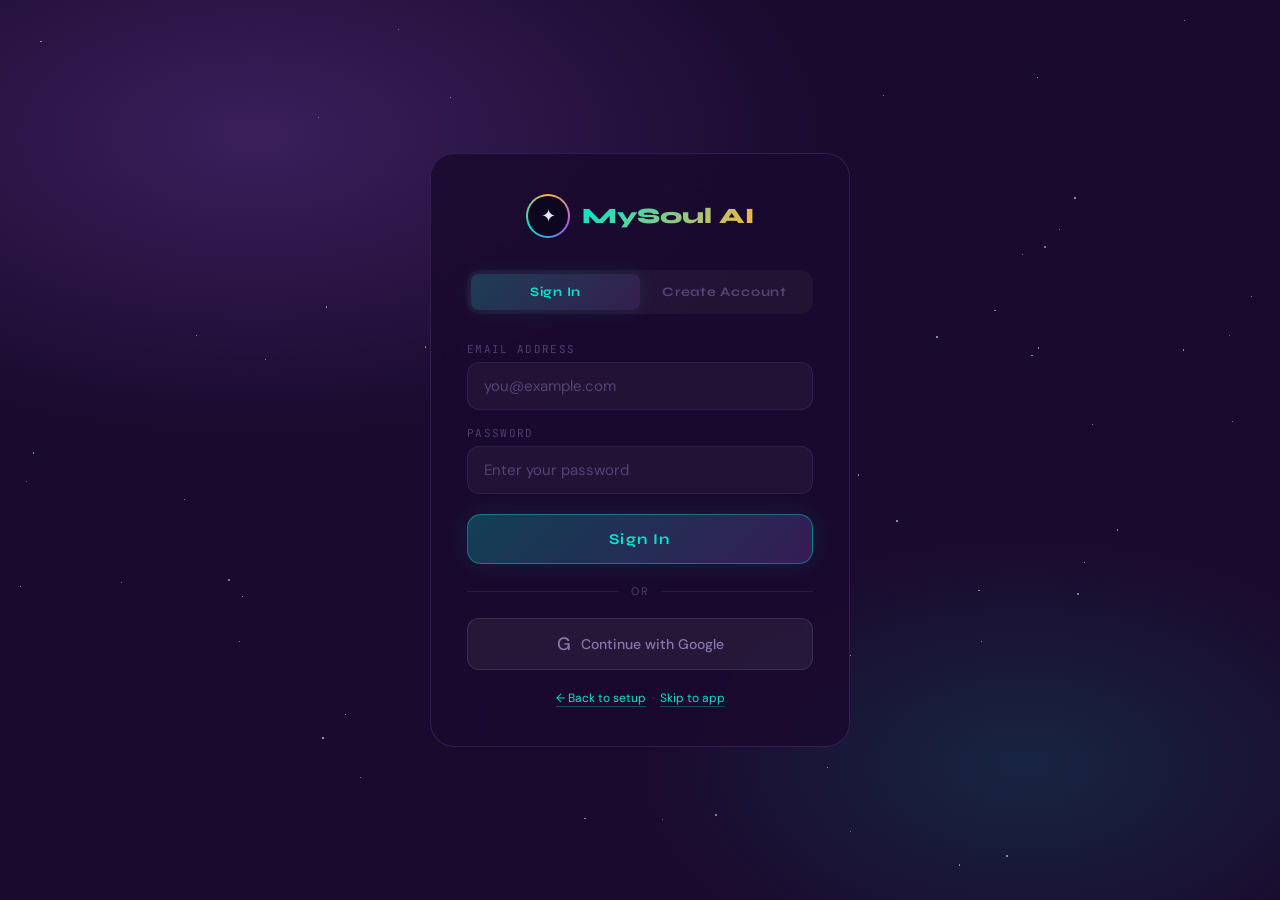
<file: pages/auth.html>
<!DOCTYPE html>
<html lang="en" data-theme="dark">
<head>
<meta charset="UTF-8"/>
<meta name="viewport" content="width=device-width, initial-scale=1.0"/>
<title>MySoul AI — Sign In</title>
<link rel="preconnect" href="https://fonts.googleapis.com"/>
<link rel="preconnect" href="https://fonts.gstatic.com" crossorigin/>
<link href="https://fonts.googleapis.com/css2?family=Syne:wght@400;600;700;800&family=DM+Sans:ital,wght@0,300;0,400;0,500;1,300&family=JetBrains+Mono:wght@300;400&display=swap" rel="stylesheet"/>
<style>
:root {
  --gold: #FFB347; --teal: #00E5CC; --purple: #6B3FA0;
  --bg: #1A0A2E; --bg2: #0d0620;
  --text: #e8e0ff; --text2: rgba(200,185,255,0.6); --text3: rgba(160,140,220,0.4);
  --f-display: 'Syne', sans-serif; --f-body: 'DM Sans', sans-serif; --f-mono: 'JetBrains Mono', monospace;
}
*,*::before,*::after{box-sizing:border-box;margin:0;padding:0}
html,body{width:100%;height:100%;overflow:hidden}
body{font-family:var(--f-body);background:var(--bg2);color:var(--text);-webkit-font-smoothing:antialiased}
button{border:none;background:none;font-family:inherit;cursor:pointer}
input{font-family:inherit}

.bg{position:fixed;inset:0;z-index:0;background:radial-gradient(ellipse 80% 60% at 20% 15%,rgba(107,63,160,0.4) 0%,transparent 55%),radial-gradient(ellipse 60% 50% at 80% 85%,rgba(0,229,204,0.12) 0%,transparent 50%),#1A0A2E;}
.bg-stars{position:fixed;inset:0;z-index:1;pointer-events:none;overflow:hidden}
.star{position:absolute;border-radius:50%;background:rgba(255,255,255,0.6);animation:twinkle linear infinite}
@keyframes twinkle{0%,100%{opacity:.2}50%{opacity:.8}}

.auth-wrap{position:relative;z-index:10;width:100%;height:100%;display:flex;align-items:center;justify-content:center;padding:20px;overflow-y:auto}

.auth-card{
  width:100%;max-width:420px;
  background:rgba(26,10,46,0.85);
  backdrop-filter:blur(32px);
  border:1.5px solid rgba(107,63,160,0.35);
  border-radius:24px;
  padding:40px 36px;
  animation:cardIn .7s cubic-bezier(0.16,1,0.3,1) both;
}
@keyframes cardIn{from{opacity:0;transform:translateY(40px) scale(.96)}to{opacity:1;transform:none}}

.auth-logo{display:flex;align-items:center;justify-content:center;gap:12px;margin-bottom:32px}
.logo-orb{
  width:44px;height:44px;border-radius:50%;
  background:conic-gradient(from 0deg,#FFB347,#A855F7,#00E5CC,#FFB347);
  padding:2px;animation:logoSpin 4s linear infinite;
}
.logo-inner{width:100%;height:100%;border-radius:50%;background:var(--bg2);display:flex;align-items:center;justify-content:center;font-size:18px}
@keyframes logoSpin{to{transform:rotate(360deg)}}
.logo-text{font-family:var(--f-display);font-size:22px;font-weight:800;background:linear-gradient(135deg,var(--teal),var(--gold));-webkit-background-clip:text;-webkit-text-fill-color:transparent;background-clip:text}

/* Tab switcher */
.auth-tabs{display:flex;background:rgba(255,255,255,0.04);border-radius:12px;padding:4px;margin-bottom:28px}
.auth-tab{flex:1;padding:10px;border-radius:8px;font-family:var(--f-display);font-size:13px;font-weight:700;letter-spacing:.06em;color:var(--text3);transition:all .25s}
.auth-tab.active{background:linear-gradient(135deg,rgba(0,229,204,0.2),rgba(107,63,160,0.25));color:var(--teal);box-shadow:0 0 20px rgba(0,229,204,0.1)}

/* Form */
.auth-form{display:flex;flex-direction:column;gap:16px}
.form-group{display:flex;flex-direction:column;gap:6px}
.form-label{font-size:11px;color:var(--text3);letter-spacing:.12em;font-family:var(--f-mono)}
.form-input{
  padding:13px 16px;background:rgba(255,255,255,0.04);
  border:1.5px solid rgba(107,63,160,0.25);border-radius:12px;
  color:var(--text);font-size:15px;outline:none;transition:all .3s;
}
.form-input:focus{border-color:rgba(0,229,204,0.5);background:rgba(0,229,204,0.04);box-shadow:0 0 20px rgba(0,229,204,0.08)}
.form-input::placeholder{color:var(--text3)}

.form-submit{
  padding:15px;border-radius:14px;cursor:pointer;margin-top:4px;
  background:linear-gradient(135deg,rgba(0,229,204,0.25),rgba(107,63,160,0.35));
  border:1.5px solid rgba(0,229,204,0.4);
  color:var(--teal);font-family:var(--f-display);font-size:15px;font-weight:700;letter-spacing:.08em;
  transition:all .3s;box-shadow:0 0 30px rgba(0,229,204,0.1);
}
.form-submit:hover{box-shadow:0 0 50px rgba(0,229,204,0.25);transform:translateY(-1px)}
.form-submit:disabled{opacity:.4;cursor:not-allowed;transform:none}

.or-divider{display:flex;align-items:center;gap:12px;margin:4px 0}
.or-divider::before,.or-divider::after{content:'';flex:1;height:1px;background:rgba(255,255,255,0.07)}
.or-divider span{font-size:11px;color:var(--text3);letter-spacing:.1em}

.google-btn{
  display:flex;align-items:center;justify-content:center;gap:10px;
  padding:13px;border-radius:12px;cursor:pointer;
  background:rgba(255,255,255,0.06);border:1.5px solid rgba(255,255,255,0.1);
  color:var(--text2);font-size:14px;font-weight:500;transition:all .3s;
}
.google-btn:hover{background:rgba(255,255,255,0.1);border-color:rgba(255,255,255,0.2)}
.google-icon{font-size:18px}

.auth-error{
  padding:10px 14px;border-radius:10px;font-size:13px;color:#ff6b6b;
  background:rgba(255,60,60,0.1);border:1px solid rgba(255,60,60,0.2);
  display:none;
}
.auth-error.show{display:block}
.auth-success{
  padding:10px 14px;border-radius:10px;font-size:13px;color:var(--teal);
  background:rgba(0,229,204,0.08);border:1px solid rgba(0,229,204,0.2);
  display:none;
}
.auth-success.show{display:block}

.auth-footer{margin-top:20px;text-align:center;font-size:12px;color:var(--text3)}
.auth-footer a{color:var(--teal);text-decoration:none;border-bottom:1px solid rgba(0,229,204,0.3)}

.loading-spin{display:inline-block;width:16px;height:16px;border:2px solid rgba(0,229,204,0.2);border-top-color:var(--teal);border-radius:50%;animation:spin .7s linear infinite;vertical-align:middle;margin-right:8px}
@keyframes spin{to{transform:rotate(360deg)}}

/* Name display */
.setup-hint{padding:12px 14px;border-radius:10px;background:rgba(0,229,204,0.06);border:1px solid rgba(0,229,204,0.15);font-size:13px;color:var(--text2);display:none}
.setup-hint.show{display:block}
</style>
</head>
<body>

<div class="bg"></div>
<div class="bg-stars" id="bgStars"></div>

<div class="auth-wrap">
  <div class="auth-card">

    <div class="auth-logo">
      <div class="logo-orb"><div class="logo-inner">✦</div></div>
      <div class="logo-text">MySoul AI</div>
    </div>

    <div class="setup-hint" id="setupHint"></div>

    <div class="auth-tabs">
      <button class="auth-tab active" id="tabLogin">Sign In</button>
      <button class="auth-tab" id="tabRegister">Create Account</button>
    </div>

    <div class="auth-error" id="authError"></div>
    <div class="auth-success" id="authSuccess"></div>

    <!-- LOGIN FORM -->
    <div id="loginForm">
      <div class="auth-form">
        <div class="form-group">
          <label class="form-label">EMAIL ADDRESS</label>
          <input class="form-input" id="loginEmail" type="email" placeholder="you@example.com" autocomplete="email"/>
        </div>
        <div class="form-group">
          <label class="form-label">PASSWORD</label>
          <input class="form-input" id="loginPass" type="password" placeholder="Enter your password" autocomplete="current-password"/>
        </div>
        <button class="form-submit" id="loginBtn">Sign In</button>
        <div class="or-divider"><span>OR</span></div>
        <button class="google-btn" id="googleLogin">
          <span class="google-icon">G</span> Continue with Google
        </button>
      </div>
    </div>

    <!-- REGISTER FORM -->
    <div id="registerForm" style="display:none">
      <div class="auth-form">
        <div class="form-group">
          <label class="form-label">FULL NAME</label>
          <input class="form-input" id="regName" type="text" placeholder="Your name" autocomplete="name"/>
        </div>
        <div class="form-group">
          <label class="form-label">EMAIL ADDRESS</label>
          <input class="form-input" id="regEmail" type="email" placeholder="you@example.com" autocomplete="email"/>
        </div>
        <div class="form-group">
          <label class="form-label">PASSWORD</label>
          <input class="form-input" id="regPass" type="password" placeholder="Create a strong password" autocomplete="new-password"/>
        </div>
        <button class="form-submit" id="registerBtn">Create Account</button>
        <div class="or-divider"><span>OR</span></div>
        <button class="google-btn" id="googleRegister">
          <span class="google-icon">G</span> Continue with Google
        </button>
      </div>
    </div>

    <div class="auth-footer">
      <a href="onboarding.html">← Back to setup</a>
      &nbsp;·&nbsp;
      <a href="../index.html">Skip to app</a>
    </div>

  </div>
</div>

<script>
'use strict';

/* Stars */
(function(){
  const c=document.getElementById('bgStars');
  for(let i=0;i<60;i++){const s=document.createElement('div');s.className='star';const z=0.5+Math.random()*1.5;s.style.cssText=`width:${z}px;height:${z}px;left:${Math.random()*100}%;top:${Math.random()*100}%;animation-duration:${2+Math.random()*4}s;animation-delay:${Math.random()*4}s`;c.appendChild(s);}
})();

/* Setup hint from onboarding */
const setup = JSON.parse(localStorage.getItem('ms_setup')||'{}');
let rawUid = localStorage.getItem('ms_uid');
if(!rawUid){ rawUid = Math.random().toString(36).slice(2,10); localStorage.setItem('ms_uid', rawUid); }
const deviceUserId = rawUid.startsWith('user_') ? rawUid : 'user_' + rawUid;
if(setup.user_name){
  const hint = document.getElementById('setupHint');
  hint.innerHTML = `Welcome, <strong>${setup.user_name}</strong>! Sign in or create an account to continue with <strong>${setup.ai_name||'MySoul'}</strong>.`;
  hint.classList.add('show');
}

/* Tabs */
document.getElementById('tabLogin').addEventListener('click', ()=>{
  document.getElementById('tabLogin').classList.add('active');
  document.getElementById('tabRegister').classList.remove('active');
  document.getElementById('loginForm').style.display='block';
  document.getElementById('registerForm').style.display='none';
  clearMessages();
});
document.getElementById('tabRegister').addEventListener('click', ()=>{
  document.getElementById('tabRegister').classList.add('active');
  document.getElementById('tabLogin').classList.remove('active');
  document.getElementById('registerForm').style.display='block';
  document.getElementById('loginForm').style.display='none';
  clearMessages();
});

function showError(msg){ const e=document.getElementById('authError'); e.textContent=msg; e.classList.add('show'); document.getElementById('authSuccess').classList.remove('show'); }
function showSuccess(msg){ const e=document.getElementById('authSuccess'); e.textContent=msg; e.classList.add('show'); document.getElementById('authError').classList.remove('show'); }
function clearMessages(){ document.getElementById('authError').classList.remove('show'); document.getElementById('authSuccess').classList.remove('show'); }

function setLoading(btn, loading){
  if(loading){ btn.innerHTML=`<span class="loading-spin"></span>Please wait…`; btn.disabled=true; }
  else { btn.textContent = btn.id==='loginBtn'?'Sign In':'Create Account'; btn.disabled=false; }
}

/* Store JWT */
function storeToken(token){
  // httpOnly cookies set by server; if returned in body, store in memory only
  if(token) sessionStorage.setItem('ms_jwt', token);
}

/* LOGIN */
document.getElementById('loginBtn').addEventListener('click', async ()=>{
  const email = document.getElementById('loginEmail').value.trim();
  const pass  = document.getElementById('loginPass').value;
  if(!email||!pass){ showError('Please fill in all fields.'); return; }
  const btn = document.getElementById('loginBtn');
  setLoading(btn, true); clearMessages();

  try {
    const r = await fetch('/api/auth/login', {
      method:'POST', headers:{'Content-Type':'application/json'},
      body:JSON.stringify({email, password:pass}),
      signal:AbortSignal.timeout(10000),
    });
    const d = await r.json();
    if(!r.ok) throw new Error(d.detail||d.message||'Login failed');
    storeToken(d.access_token);
    showSuccess('✓ Signed in! Redirecting…');
    setTimeout(()=>window.location.href='../index.html', 800);
  } catch(e){
    // Demo: allow skip to app
    if(e.message.includes('fetch')||e.message.includes('Failed')){
      showError('Backend unavailable — using demo mode.');
      setTimeout(()=>window.location.href='../index.html', 1200);
    } else {
      showError(e.message);
      setLoading(btn, false);
    }
  }
});

/* REGISTER */
document.getElementById('registerBtn').addEventListener('click', async ()=>{
  const name  = document.getElementById('regName').value.trim();
  const email = document.getElementById('regEmail').value.trim();
  const pass  = document.getElementById('regPass').value;
  if(!name||!email||!pass){ showError('Please fill in all fields.'); return; }
  if(pass.length<6){ showError('Password must be at least 6 characters.'); return; }
  const btn = document.getElementById('registerBtn');
  setLoading(btn, true); clearMessages();

  try {
    const r = await fetch('/api/auth/register', {
      method:'POST', headers:{'Content-Type':'application/json'},
      body:JSON.stringify({name, email, password:pass, user_id:deviceUserId, ...setup}),
      signal:AbortSignal.timeout(10000),
    });
    const d = await r.json();
    if(!r.ok) throw new Error(d.detail||d.message||'Registration failed');
    storeToken(d.access_token);
    showSuccess('✓ Account created! Welcome to MySoul AI!');
    setTimeout(()=>window.location.href='../index.html', 900);
  } catch(e){
    if(e.message.includes('fetch')||e.message.includes('Failed')){
      showError('Backend unavailable — using demo mode.');
      setTimeout(()=>window.location.href='../index.html', 1200);
    } else {
      showError(e.message);
      setLoading(btn, false);
    }
  }
});

/* GOOGLE OAUTH */
function googleOAuth(){
  // Redirect to backend Google OAuth endpoint
  const redirectUri = encodeURIComponent(window.location.origin + '/api/auth/google/callback');
  // Try backend redirect; fallback to demo
  try {
    window.location.href = `/api/auth/google?redirect_uri=${redirectUri}`;
  } catch(e) {
    showError('Google sign-in requires backend connection.');
  }
}
document.getElementById('googleLogin').addEventListener('click', googleOAuth);
document.getElementById('googleRegister').addEventListener('click', googleOAuth);

/* Enter key support */
['loginEmail','loginPass'].forEach(id=>{
  document.getElementById(id)?.addEventListener('keydown', e=>{ if(e.key==='Enter') document.getElementById('loginBtn').click(); });
});
['regName','regEmail','regPass'].forEach(id=>{
  document.getElementById(id)?.addEventListener('keydown', e=>{ if(e.key==='Enter') document.getElementById('registerBtn').click(); });
});
</script>
</body>
</html>
</file>
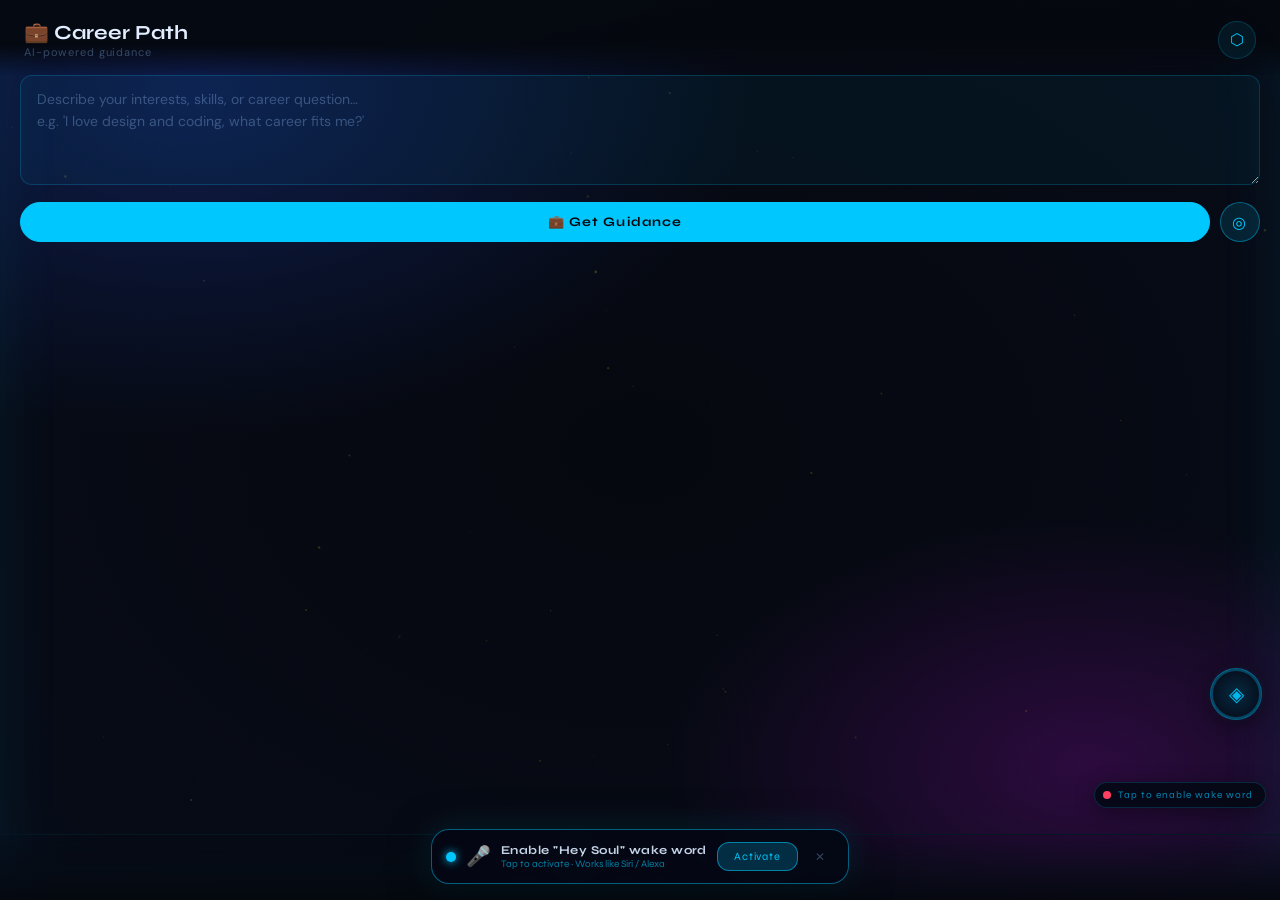
<file: pages/career.html>
<!DOCTYPE html>
<html lang="en">
<head>
<meta charset="UTF-8"/><meta name="viewport" content="width=device-width, initial-scale=1.0"/>
<title>Career Path — MySoul AI</title>
<link href="https://fonts.googleapis.com/css2?family=Syne:wght@400;600;700;800&family=DM+Sans:wght@300;400;500&family=JetBrains+Mono:wght@300;400&display=swap" rel="stylesheet"/>
<link rel="stylesheet" href="../modules/soul-os.css"/>
<style>
.page-input-section{padding:0 20px 20px}
.result-section{padding:0 20px 20px;display:none;animation:os-fade-up .5s ease}
.result-section.show{display:block}
.result-card{padding:20px;border-radius:18px;background:rgba(255,224,64,.06);border:1px solid rgba(255,224,64,.2);margin-bottom:16px}
.result-title{font-family:var(--f-display);font-size:13px;letter-spacing:.1em;color:rgb(255,224,64);margin-bottom:10px}
.result-body{font-size:14px;color:var(--text-1);line-height:1.75}
.steps-list{counter-reset:steps}
.step-item{display:flex;gap:12px;margin-bottom:14px;align-items:flex-start}
.step-num{width:28px;height:28px;border-radius:50%;background:rgba(255,224,64,.15);border:1px solid rgba(255,224,64,.4);color:rgb(255,224,64);font-family:var(--f-display);font-size:12px;font-weight:700;display:flex;align-items:center;justify-content:center;flex-shrink:0}
.step-text{font-size:14px;color:var(--text-1);line-height:1.6;padding-top:4px}
</style>
</head>
<body>
<div class="os-bg"></div>
<canvas class="os-bg-canvas" id="bgCanvas"></canvas>
<div class="os-page">
  <div class="os-page-header">
    <div>
      <div class="os-page-title">💼 Career Path</div>
      <div class="os-page-subtitle">AI-powered guidance</div>
    </div>
    <a href="launcher.html" class="os-back-btn">⬡</a>
  </div>
  <div class="page-input-section">
    <textarea class="os-input os-textarea" id="pageInput" placeholder="Describe your interests, skills, or career question…&#10;e.g. 'I love design and coding, what career fits me?'" style="min-height:110px;line-height:1.6"></textarea>
    <div style="display:flex;gap:10px;margin-top:12px">
      <button class="os-btn os-btn-solid" id="pageSubmit" style="flex:1">💼 Get Guidance</button>
      <button class="os-btn os-btn-icon" id="pageVoice">◎</button>
    </div>
  </div>
  <div class="result-section" id="resultSection">
    <div class="result-card">
      <div class="result-title">◈ Soul Guidance</div>
      <div class="result-body" id="resultBody"></div>
    </div>
  </div>
</div>
<nav class="os-nav" id="osNav"></nav>
<script src="../modules/auto-voice-trigger.js"></script>
<script src="../modules/soul-features.js"></script>
<script src="../modules/page-shell.js"></script>
<script>
buildNav('');buildParticles('bgCanvas','60','255,224,64');
async function submit(){
  const t=document.getElementById('pageInput').value.trim();
  if(!t){showToast('Please enter something','error');return;}
  const section=document.getElementById('resultSection');
  const body=document.getElementById('resultBody');
  section.classList.add('show');
  setLoading(body,true,'Generating guidance…');
  const res=await soulAPI(t,'CAREER_GUIDANCE');
  body.innerHTML=formatResponse(res.response||'I\'m here to help. Please try again in a moment.');
}
document.getElementById('pageSubmit').addEventListener('click',submit);
document.getElementById('pageInput').addEventListener('keydown',e=>{if(e.key==='Enter'&&e.ctrlKey)submit();});
document.getElementById('pageVoice').addEventListener('click',()=>{
  VoiceSystem.show();
  VoiceSystem.onTranscript(t=>{document.getElementById('pageInput').value=t;VoiceSystem.hide();submit();});
});
</script>
</body>
</html>
</file>
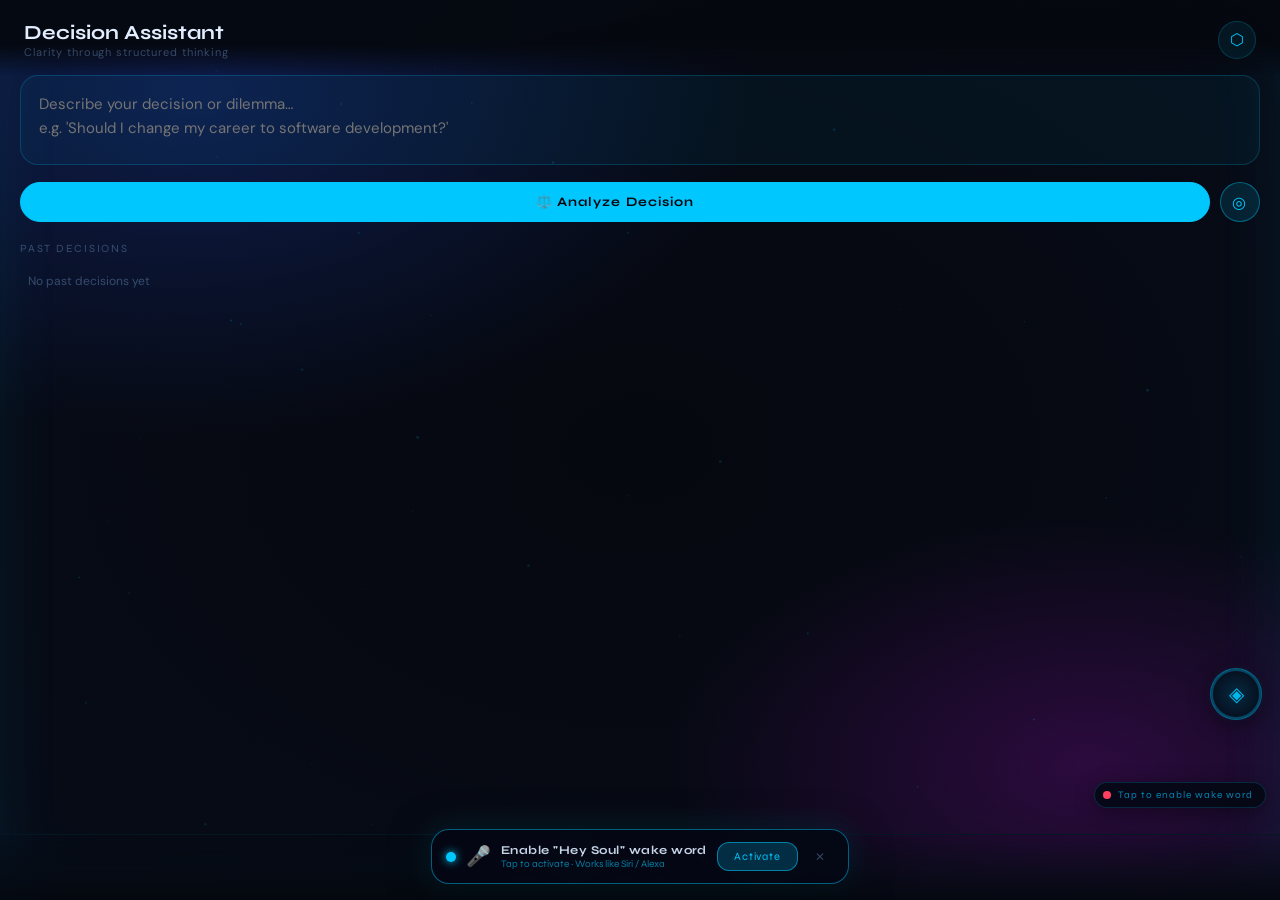
<file: pages/decision.html>
<!DOCTYPE html>
<html lang="en">
<head>
<meta charset="UTF-8"/><meta name="viewport" content="width=device-width, initial-scale=1.0"/>
<title>Decision Assistant — MySoul AI</title>
<link href="https://fonts.googleapis.com/css2?family=Syne:wght@400;600;700;800&family=DM+Sans:wght@300;400;500&family=JetBrains+Mono:wght@300;400&display=swap" rel="stylesheet"/>
<link rel="stylesheet" href="../modules/soul-os.css"/>
<style>
.dec-input-wrap{padding:0 20px 20px}
.dec-input-area{width:100%;padding:16px 18px;min-height:90px;background:rgba(0,200,255,.05);border:1px solid rgba(0,200,255,.2);border-radius:18px;color:var(--text-1);font-size:15px;line-height:1.6;resize:none;outline:none;transition:all .25s ease}
.dec-input-area:focus{border-color:rgba(0,200,255,.5);box-shadow:0 0 20px rgba(0,200,255,.12)}
.dec-btn-row{display:flex;gap:10px;margin-top:12px}

.dec-result{padding:0 20px 20px;display:none;animation:os-fade-up .5s ease}
.dec-result.show{display:block}
.dec-split{display:grid;grid-template-columns:1fr 1fr;gap:14px;margin-bottom:16px}
@media(max-width:500px){.dec-split{grid-template-columns:1fr}}
.dec-card{padding:18px;border-radius:18px}
.dec-pros{background:rgba(56,240,152,.06);border:1px solid rgba(56,240,152,.2)}
.dec-cons{background:rgba(255,64,96,.06);border:1px solid rgba(255,64,96,.2)}
.dec-card-title{font-family:var(--f-display);font-size:13px;letter-spacing:.1em;margin-bottom:12px;display:flex;align-items:center;gap:6px}
.dec-pros .dec-card-title{color:rgb(56,240,152)}
.dec-cons .dec-card-title{color:rgb(255,64,96)}
.dec-item{display:flex;gap:8px;margin-bottom:8px;font-size:13px;color:var(--text-2);line-height:1.5;align-items:flex-start}
.dec-item-dot{width:6px;height:6px;border-radius:50%;flex-shrink:0;margin-top:5px}
.dec-pros .dec-item-dot{background:rgb(56,240,152)}
.dec-cons .dec-item-dot{background:rgb(255,64,96)}

.dec-verdict{padding:18px 20px;border-radius:18px;background:rgba(0,200,255,.06);border:1px solid rgba(0,200,255,.2);margin-bottom:16px}
.dec-verdict-label{font-family:var(--f-display);font-size:11px;letter-spacing:.14em;color:var(--ec);margin-bottom:8px}
.dec-verdict-text{font-size:14px;color:var(--text-1);line-height:1.7}

.dec-emo-impact{display:flex;gap:10px;overflow-x:auto;padding-bottom:6px;scrollbar-width:none}
.dei-card{flex-shrink:0;padding:12px 16px;border-radius:14px;background:rgba(255,255,255,.025);border:1px solid rgba(255,255,255,.06);text-align:center;min-width:90px}
.dei-icon{font-size:22px;margin-bottom:4px}
.dei-label{font-size:10px;color:var(--text-3)}

.dec-history{padding:0 20px;margin-bottom:20px}
.dh-item{padding:12px 16px;border-radius:14px;background:rgba(255,255,255,.02);border:1px solid rgba(255,255,255,.05);margin-bottom:8px;cursor:pointer;transition:all .2s ease}
.dh-item:hover{background:rgba(0,200,255,.05);border-color:rgba(0,200,255,.15)}
.dh-q{font-size:13px;color:var(--text-2);margin-bottom:3px}
.dh-time{font-size:10px;color:var(--text-3)}
</style>
</head>
<body>
<div class="os-bg"></div>
<canvas class="os-bg-canvas" id="bgCanvas"></canvas>
<div class="os-page">
  <div class="os-page-header">
    <div>
      <div class="os-page-title">Decision Assistant</div>
      <div class="os-page-subtitle">Clarity through structured thinking</div>
    </div>
    <a href="launcher.html" class="os-back-btn">⬡</a>
  </div>

  <div class="dec-input-wrap">
    <textarea class="dec-input-area" id="decInput" placeholder="Describe your decision or dilemma…&#10;e.g. 'Should I change my career to software development?'"></textarea>
    <div class="dec-btn-row">
      <button class="os-btn os-btn-solid" id="decAnalyze" style="flex:1">⚖️ Analyze Decision</button>
      <button class="os-btn os-btn-icon" id="decVoice" title="Voice input">◎</button>
    </div>
  </div>

  <div class="dec-result" id="decResult">
    <div class="os-label" style="padding:0 0 10px">Analysis</div>
    <div class="dec-split">
      <div class="dec-card dec-pros">
        <div class="dec-card-title">✓ Pros</div>
        <div id="prosList"></div>
      </div>
      <div class="dec-card dec-cons">
        <div class="dec-card-title">✕ Cons</div>
        <div id="consList"></div>
      </div>
    </div>

    <div class="os-label" style="padding:0 0 10px">Emotional Impact</div>
    <div class="dec-emo-impact" id="emoImpact" style="margin-bottom:20px"></div>

    <div class="dec-verdict" id="decVerdict">
      <div class="dec-verdict-label">◈ Soul Recommendation</div>
      <div class="dec-verdict-text" id="verdictText"></div>
    </div>
  </div>

  <div class="dec-history">
    <div class="os-label" style="margin-bottom:10px">Past Decisions</div>
    <div id="decHistList"><div style="font-size:12px;color:var(--text-3);padding:8px">No past decisions yet</div></div>
  </div>
</div>
<nav class="os-nav" id="osNav"></nav>
<script src="../modules/auto-voice-trigger.js"></script>
<script src="../modules/soul-features.js"></script>
<script src="../modules/page-shell.js"></script>
<script>
buildNav('');
buildParticles('bgCanvas');

const KEY='ms_decisions';
function loadHistory(){try{return JSON.parse(localStorage.getItem(KEY)||'[]');}catch{return[];}}
function saveHistory(d){localStorage.setItem(KEY,JSON.stringify(d));}

async function analyze(){
  const text=document.getElementById('decInput').value.trim();
  if(!text){showToast('Please describe your decision','error');return;}
  const result=document.getElementById('decResult');
  const verdict=document.getElementById('verdictText');
  result.classList.add('show');
  document.getElementById('prosList').innerHTML='<div class="os-loading"><div class="os-spinner"></div></div>';
  document.getElementById('consList').innerHTML='';
  verdict.innerHTML='<div class="os-loading"><div class="os-spinner"></div></div>';

  const prompt=`Decision: "${text}"\n\nRespond in JSON only (no markdown):\n{"pros":["...","...","..."],"cons":["...","...","..."],"emotional_impacts":["...","..."],"recommendation":"..."}`;
  const res=await soulAPI(prompt,'DECISION_ANALYSIS');
  
  let parsed=null;
  try{
    let raw=res.response||'';
    raw=raw.replace(/```json|```/g,'').trim();
    parsed=JSON.parse(raw);
  }catch{
    parsed={
      pros:['Could open new opportunities','Aligns with personal growth','May provide fresh perspective'],
      cons:['Involves uncertainty and risk','Requires significant effort','May take time to see results'],
      emotional_impacts:['Initial anxiety','Long-term fulfillment'],
      recommendation:'This decision requires careful reflection. Consider your core values and long-term vision. Trust your intuition — it carries wisdom your mind hasn\'t articulated yet.'
    };
  }

  document.getElementById('prosList').innerHTML=(parsed.pros||[]).map(p=>`<div class="dec-item"><div class="dec-item-dot"></div><span>${p}</span></div>`).join('');
  document.getElementById('consList').innerHTML=(parsed.cons||[]).map(c=>`<div class="dec-item"><div class="dec-item-dot"></div><span>${c}</span></div>`).join('');
  
  const EICONS=['😌','⚡','🌱','💡','🔥','💙'];
  document.getElementById('emoImpact').innerHTML=(parsed.emotional_impacts||[]).map((e,i)=>`
    <div class="dei-card"><div class="dei-icon">${EICONS[i%EICONS.length]}</div><div class="dei-label">${e}</div></div>
  `).join('');
  
  verdict.innerHTML=formatResponse(parsed.recommendation||res.response||'Trust the process.');

  // Save
  const hist=loadHistory();
  hist.unshift({id:Date.now(),q:text.slice(0,80),ts:new Date().toISOString()});
  saveHistory(hist.slice(0,20));
  renderHistory();
}

function renderHistory(){
  const hist=loadHistory();
  const el=document.getElementById('decHistList');
  if(!hist.length){el.innerHTML='<div style="font-size:12px;color:var(--text-3);padding:8px">No past decisions yet</div>';return;}
  el.innerHTML=hist.map(h=>`
    <div class="dh-item" onclick="document.getElementById('decInput').value='${h.q.replace(/'/g,"\\'")}';window.scrollTo(0,0)">
      <div class="dh-q">${h.q}${h.q.length>=80?'…':''}</div>
      <div class="dh-time">${new Date(h.ts).toLocaleDateString()}</div>
    </div>
  `).join('');
}
renderHistory();

document.getElementById('decAnalyze').addEventListener('click',analyze);
document.getElementById('decVoice').addEventListener('click',()=>{
  VoiceSystem.show();
  VoiceSystem.onTranscript(t=>{document.getElementById('decInput').value=t;VoiceSystem.hide();analyze();});
});
</script>
</body>
</html>
</file>
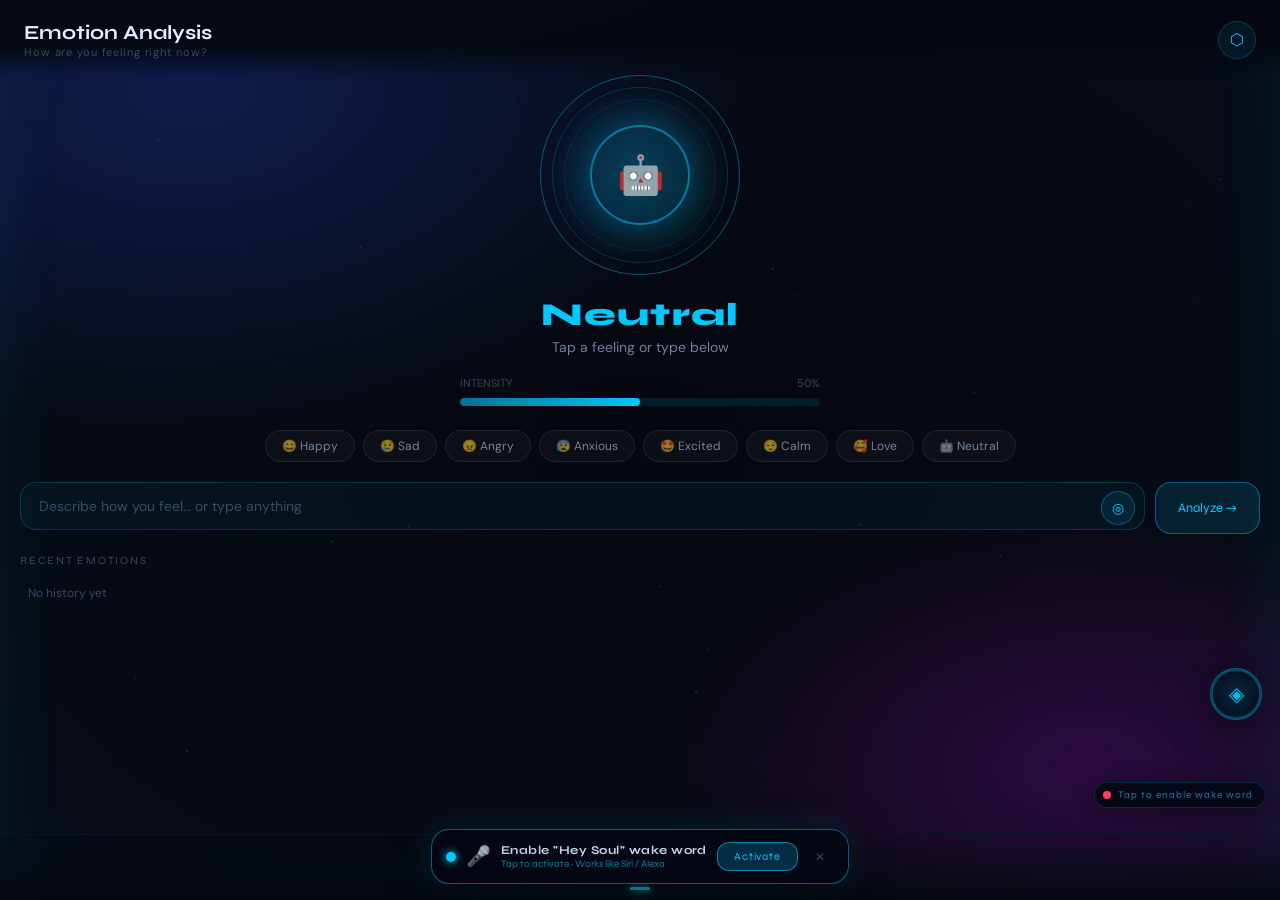
<file: pages/emotion.html>
<!DOCTYPE html>
<html lang="en">
<head>
<meta charset="UTF-8"/><meta name="viewport" content="width=device-width, initial-scale=1.0"/>
<title>Emotion Analysis — MySoul AI</title>
<link rel="preconnect" href="https://fonts.googleapis.com"/>
<link href="https://fonts.googleapis.com/css2?family=Syne:wght@400;600;700;800&family=DM+Sans:wght@300;400;500&family=JetBrains+Mono:wght@300;400&display=swap" rel="stylesheet"/>
<link rel="stylesheet" href="../modules/soul-os.css"/>
<style>
.emo-hero { padding: 0 20px; display: flex; flex-direction: column; align-items: center; gap: 20px; margin-bottom: 24px; }

.emo-orb-stage { position: relative; width: 200px; height: 200px; flex-shrink: 0; }
.eo-ring { position: absolute; border-radius: 50%; border: 1px solid; transition: all 1.2s ease; }
.eo-ring-1 { inset: 0; border-color: rgba(var(--ec-rgb),.4); animation: eoSpin1 8s linear infinite; }
.eo-ring-2 { inset: 12px; border-color: rgba(var(--ec-rgb),.2); animation: eoSpin1 12s linear infinite reverse; }
.eo-ring-3 { inset: 24px; border-color: rgba(var(--ec-rgb),.1); animation: eoSpin1 16s linear infinite; }
@keyframes eoSpin1 { to { transform: rotate(360deg); } }
.eo-glow {
  position: absolute; inset: 0; border-radius: 50%;
  background: radial-gradient(circle, rgba(var(--ec-rgb),.22) 0%, transparent 65%);
  transition: all 1.5s ease;
}
.eo-core {
  position: absolute; top: 50%; left: 50%; transform: translate(-50%,-50%);
  width: 100px; height: 100px; border-radius: 50%;
  background: rgba(var(--ec-rgb),.08);
  border: 2px solid rgba(var(--ec-rgb),.5);
  display: flex; align-items: center; justify-content: center;
  font-size: 38px;
  box-shadow: 0 0 40px rgba(var(--ec-rgb),.3);
  animation: os-breathe 3s ease-in-out infinite;
  transition: all 1s ease;
}

.emo-display { text-align: center; }
.emo-main-label { font-family: var(--f-display); font-size: 32px; font-weight: 800; color: var(--ec); transition: all .8s ease; letter-spacing: .04em; }
.emo-main-desc { font-size: 14px; color: var(--text-2); margin-top: 4px; transition: all .8s ease; }

/* Intensity */
.intensity-wrap { width: 100%; max-width: 360px; }
.intensity-label-row { display: flex; justify-content: space-between; font-size: 11px; color: var(--text-3); margin-bottom: 8px; }
.intensity-track { height: 8px; background: rgba(var(--ec-rgb),.1); border-radius: 4px; overflow: hidden; }
.intensity-fill { height: 100%; background: linear-gradient(90deg, rgba(var(--ec-rgb),.5), var(--ec)); border-radius: 4px; transition: width 1.2s var(--ease-out-expo); }

/* Emotion chips */
.emo-chips { display: flex; flex-wrap: wrap; gap: 8px; justify-content: center; padding: 0 20px; margin-bottom: 20px; }
.emo-chip {
  padding: 7px 16px; border-radius: 20px; font-size: 12px;
  background: rgba(255,255,255,.03);
  border: 1px solid rgba(255,255,255,.08);
  color: var(--text-2); cursor: pointer;
  transition: all .3s ease;
}
.emo-chip:hover { transform: scale(1.05); }
.emo-chip.selected { border-color: rgba(var(--chip-rgb),.6); background: rgba(var(--chip-rgb),.12); color: rgb(var(--chip-rgb)); }

/* Input section */
.input-section { padding: 0 20px; margin-bottom: 20px; }
.input-row { display: flex; gap: 10px; }
.emo-input-wrap { flex: 1; position: relative; }
.emo-text-input {
  width: 100%; padding: 14px 50px 14px 18px;
  background: rgba(var(--ec-rgb),.05);
  border: 1px solid rgba(var(--ec-rgb),.2);
  border-radius: 16px; color: var(--text-1); font-size: 14px;
  outline: none; transition: all .25s ease;
}
.emo-text-input:focus { border-color: rgba(var(--ec-rgb),.5); box-shadow: 0 0 16px rgba(var(--ec-rgb),.12); }
.emo-text-input::placeholder { color: var(--text-3); }
.emo-mic-btn {
  position: absolute; right: 10px; top: 50%; transform: translateY(-50%);
  width: 34px; height: 34px; border-radius: 50%;
  background: rgba(var(--ec-rgb),.1);
  border: 1px solid rgba(var(--ec-rgb),.3);
  color: var(--ec); font-size: 14px; cursor: pointer;
  transition: all .25s ease;
}
.emo-mic-btn:hover { background: rgba(var(--ec-rgb),.22); }
.emo-analyze-btn {
  padding: 0 22px; height: 52px; border-radius: 16px;
  background: rgba(var(--ec-rgb),.12);
  border: 1px solid rgba(var(--ec-rgb),.4);
  color: var(--ec); font-family: var(--f-display);
  font-size: 13px; cursor: pointer; white-space: nowrap;
  transition: all .3s ease;
}
.emo-analyze-btn:hover { background: rgba(var(--ec-rgb),.25); box-shadow: 0 0 20px rgba(var(--ec-rgb),.35); }

/* AI Response card */
.ai-response-card {
  margin: 0 20px 20px;
  padding: 18px 20px;
  border-radius: 18px;
  background: rgba(var(--ec-rgb),.04);
  border: 1px solid rgba(var(--ec-rgb),.15);
  min-height: 80px;
  transition: all .5s ease;
  display: none;
}
.ai-response-card.visible { display: block; animation: os-fade-up .4s ease; }
.ai-resp-label { font-size: 10px; letter-spacing: .14em; color: var(--ec); text-transform: uppercase; margin-bottom: 10px; }
.ai-resp-text { font-size: 14px; color: var(--text-1); line-height: 1.7; }

/* History strip */
.emo-history { padding: 0 20px; }
.history-strip { display: flex; gap: 8px; overflow-x: auto; padding-bottom: 8px; scrollbar-width: none; }
.history-strip::-webkit-scrollbar { display: none; }
.hs-item { flex-shrink: 0; padding: 8px 12px; border-radius: 12px; background: rgba(255,255,255,.025); border: 1px solid rgba(255,255,255,.06); text-align: center; min-width: 70px; cursor: default; }
.hs-emoji { font-size: 18px; display: block; margin-bottom: 3px; }
.hs-label { font-size: 9px; color: var(--text-3); text-transform: capitalize; }
.hs-time { font-size: 9px; color: var(--text-3); opacity: .6; }

/* Bg color shift */
body { transition: background .8s ease; }
</style>
</head>
<body>
<div class="os-bg" id="osBg"></div>
<canvas class="os-bg-canvas" id="bgCanvas"></canvas>

<div class="os-page">
  <div class="os-page-header">
    <div>
      <div class="os-page-title">Emotion Analysis</div>
      <div class="os-page-subtitle">How are you feeling right now?</div>
    </div>
    <a href="launcher.html" class="os-back-btn">⬡</a>
  </div>

  <!-- Orb -->
  <div class="emo-hero">
    <div class="emo-orb-stage">
      <div class="eo-ring eo-ring-1"></div>
      <div class="eo-ring eo-ring-2"></div>
      <div class="eo-ring eo-ring-3"></div>
      <div class="eo-glow" id="eoGlow"></div>
      <div class="eo-core" id="eoCore"><span id="eoEmoji">🤖</span></div>
    </div>
    <div class="emo-display">
      <div class="emo-main-label" id="emoMainLabel">Neutral</div>
      <div class="emo-main-desc" id="emoMainDesc">Tap a feeling or type below</div>
    </div>
    <div class="intensity-wrap">
      <div class="intensity-label-row">
        <span>INTENSITY</span>
        <span id="intPct">50%</span>
      </div>
      <div class="intensity-track"><div class="intensity-fill" id="intFill" style="width:50%"></div></div>
    </div>
  </div>

  <!-- Emotion chips -->
  <div class="emo-chips" id="emoChips">
    <div class="emo-chip" data-emo="happy" data-rgb="255,218,32" style="--chip-rgb:255,218,32">😄 Happy</div>
    <div class="emo-chip" data-emo="sad" data-rgb="91,141,238" style="--chip-rgb:91,141,238">😢 Sad</div>
    <div class="emo-chip" data-emo="angry" data-rgb="255,64,96" style="--chip-rgb:255,64,96">😠 Angry</div>
    <div class="emo-chip" data-emo="anxious" data-rgb="168,85,247" style="--chip-rgb:168,85,247">😰 Anxious</div>
    <div class="emo-chip" data-emo="excited" data-rgb="255,159,56" style="--chip-rgb:255,159,56">🤩 Excited</div>
    <div class="emo-chip" data-emo="calm" data-rgb="56,240,152" style="--chip-rgb:56,240,152">😌 Calm</div>
    <div class="emo-chip" data-emo="love" data-rgb="255,107,160" style="--chip-rgb:255,107,160">🥰 Love</div>
    <div class="emo-chip" data-emo="neutral" data-rgb="0,200,255" style="--chip-rgb:0,200,255">🤖 Neutral</div>
  </div>

  <!-- Input -->
  <div class="input-section">
    <div class="input-row">
      <div class="emo-input-wrap">
        <input class="emo-text-input" id="emoInput" type="text" placeholder="Describe how you feel… or type anything" autocomplete="off"/>
        <button class="emo-mic-btn" id="emoMicBtn" title="Voice input">◎</button>
      </div>
      <button class="emo-analyze-btn" id="analyzeBtn">Analyze →</button>
    </div>
  </div>

  <!-- AI Response -->
  <div class="ai-response-card" id="aiRespCard">
    <div class="ai-resp-label">◈ Soul Response</div>
    <div class="ai-resp-text" id="aiRespText"></div>
  </div>

  <!-- History -->
  <div class="emo-history">
    <div class="os-label" style="margin-bottom:10px">Recent Emotions</div>
    <div class="history-strip" id="histStrip">
      <div style="font-size:12px;color:var(--text-3);padding:8px">No history yet</div>
    </div>
  </div>
</div>

<nav class="os-nav" id="osNav"></nav>

<script src="../modules/auto-voice-trigger.js"></script>
<script src="../modules/soul-features.js"></script>
<script src="../modules/page-shell.js"></script>
<script>
buildNav('emotion');
buildParticles('bgCanvas');

const EMAP = {
  happy:   {emoji:'😄',rgb:'255,218,32',label:'Happy',desc:'Warmth and positivity radiate from you',int:80},
  sad:     {emoji:'😢',rgb:'91,141,238',label:'Sad',desc:'A tender moment of feeling',int:65},
  angry:   {emoji:'😠',rgb:'255,64,96',label:'Angry',desc:'Intense energy seeking expression',int:88},
  anxious: {emoji:'😰',rgb:'168,85,247',label:'Anxious',desc:'The mind is processing uncertainty',int:75},
  excited: {emoji:'🤩',rgb:'255,159,56',label:'Excited',desc:'Energy in full motion',int:90},
  calm:    {emoji:'😌',rgb:'56,240,152',label:'Calm',desc:'Beautiful stillness surrounds you',int:30},
  love:    {emoji:'🥰',rgb:'255,107,160',label:'Love',desc:'Heart wide open and glowing',int:92},
  neutral: {emoji:'🤖',rgb:'0,200,255',label:'Neutral',desc:'Balanced and centered',int:50},
  stressed:{emoji:'😰',rgb:'255,64,96',label:'Stressed',desc:'Pressure building up',int:85},
  fear:    {emoji:'😨',rgb:'168,85,247',label:'Fearful',desc:'Processing something uncertain',int:72},
  joy:     {emoji:'😊',rgb:'255,224,64',label:'Joy',desc:'Pure light emanates from you',int:85},
};

function detectEmotion(text) {
  text = text.toLowerCase();
  if(/happy|joy|great|amazing|wonderful|fantastic|awesome|lovely|good|bright/.test(text)) return 'happy';
  if(/sad|depress|cry|miss|alone|lonely|hurt|upset|down|lost/.test(text)) return 'sad';
  if(/angry|anger|furious|mad|rage|hate|irritat/.test(text)) return 'angry';
  if(/anxious|anxiety|worry|nervous|panic|scared|afraid|stress|overwhelm/.test(text)) return 'anxious';
  if(/excited|can\'t wait|thrilled|pumped|hyped|wow|incredible|stoked/.test(text)) return 'excited';
  if(/calm|peaceful|relax|tranquil|seren|still|quiet/.test(text)) return 'calm';
  if(/love|loved|heart|affection|adore/.test(text)) return 'love';
  return 'neutral';
}

function applyEmotion(key) {
  const e = EMAP[key] || EMAP.neutral;
  document.documentElement.style.setProperty('--ec-rgb', e.rgb);
  document.documentElement.style.setProperty('--ec', `rgb(${e.rgb})`);
  document.getElementById('eoEmoji').textContent = e.emoji;
  document.getElementById('emoMainLabel').textContent = e.label;
  document.getElementById('emoMainDesc').textContent = e.desc;
  document.getElementById('intFill').style.width = e.int + '%';
  document.getElementById('intPct').textContent = e.int + '%';
  document.querySelectorAll('.emo-chip').forEach(c => {
    c.classList.toggle('selected', c.dataset.emo === key);
  });
}

async function analyze() {
  const text = document.getElementById('emoInput').value.trim();
  if(!text) { showToast('Type something to analyze','error'); return; }
  const detected = detectEmotion(text);
  applyEmotion(detected);

  const card = document.getElementById('aiRespCard');
  const resp = document.getElementById('aiRespText');
  card.classList.add('visible');
  resp.innerHTML = '<div class="os-loading"><div class="os-spinner"></div><span>Feeling into your words…</span></div>';

  // Save to history
  const hist = JSON.parse(localStorage.getItem('ms_hist')||'[]');
  hist.unshift({emotion: detected, time: Date.now(), date: new Date().toISOString()});
  localStorage.setItem('ms_hist', JSON.stringify(hist.slice(0,300)));
  renderHistory();

  const result = await soulAPI(text, 'EMOTION_ANALYSIS');
  const response = result.response || getFallback(detected);
  resp.innerHTML = formatResponse(response);
  showToast('Emotion detected: ' + detected.toUpperCase());
}

function getFallback(emo) {
  const FB = {
    happy: "Your joy is luminous — it's one of the most beautiful things in the world. Cherish this feeling and let it guide your actions today.",
    sad: "I feel the weight in your words, and I want you to know — you don't have to carry this alone. Sadness is a teacher. What is it telling you?",
    angry: "Your intensity tells me something deeply important happened. Your feelings are completely valid. Let's breathe through this together.",
    anxious: "Anxiety is just the mind trying to protect what matters most. You're safe here. What's the one thing you can do right now?",
    excited: "This energy you carry is electric! Something wonderful is clearly moving through you. Capture this momentum.",
    calm: "There's a beautiful stillness in you right now. Rest in it. You don't need to do anything — just be.",
    love: "Love radiates from your every word. It's the most powerful force there is. Let it fill every corner of your day.",
    neutral: "You're in a place of balance — a perfect state to begin anything. What would you like to explore today?",
  };
  return FB[emo] || FB.neutral;
}

function renderHistory() {
  const hist = JSON.parse(localStorage.getItem('ms_hist')||'[]');
  const strip = document.getElementById('histStrip');
  if(!hist.length) return;
  strip.innerHTML = hist.slice(0,15).map(h=>{
    const e = EMAP[h.emotion]||EMAP.neutral;
    const t = new Date(h.time).toLocaleTimeString('en-US',{hour:'2-digit',minute:'2-digit'});
    return `<div class="hs-item"><span class="hs-emoji">${e.emoji}</span><div class="hs-label">${e.label}</div><div class="hs-time">${t}</div></div>`;
  }).join('');
}
renderHistory();

// Chips
document.querySelectorAll('.emo-chip').forEach(c=>{
  c.addEventListener('click',()=>{
    applyEmotion(c.dataset.emo);
    document.getElementById('emoInput').value='I am feeling '+c.dataset.emo;
  });
});

document.getElementById('analyzeBtn').addEventListener('click', analyze);
document.getElementById('emoInput').addEventListener('keydown', e=>{ if(e.key==='Enter') analyze(); });

// Voice input
document.getElementById('emoMicBtn').addEventListener('click',()=>{
  VoiceSystem.show();
  VoiceSystem.onTranscript(t=>{
    document.getElementById('emoInput').value=t;
    VoiceSystem.hide();
    analyze();
  });
});
</script>
</body>
</html>
</file>
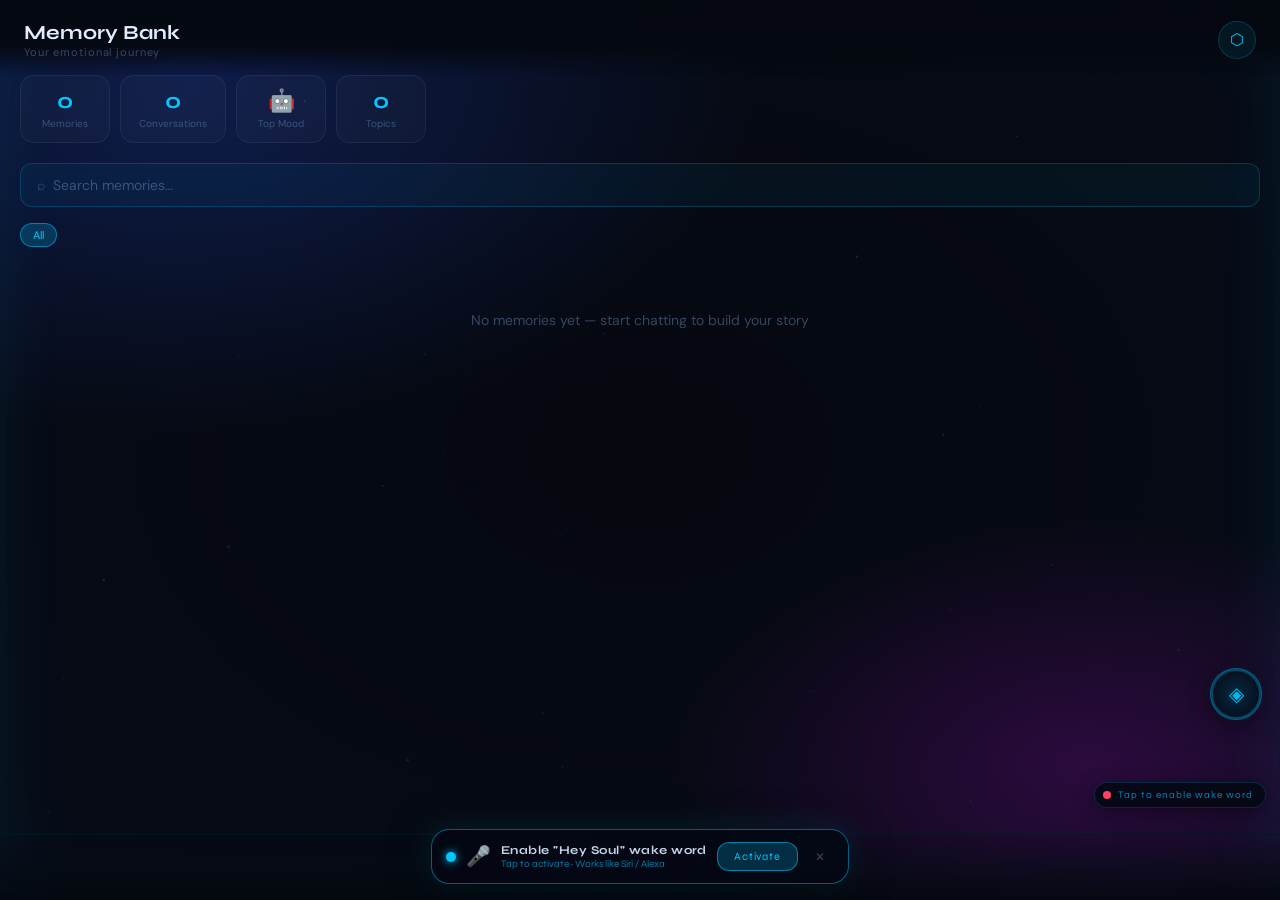
<file: pages/memory.html>
<!DOCTYPE html>
<html lang="en">
<head>
<meta charset="UTF-8"/><meta name="viewport" content="width=device-width, initial-scale=1.0"/>
<title>Memory Bank — MySoul AI</title>
<link href="https://fonts.googleapis.com/css2?family=Syne:wght@400;600;700;800&family=DM+Sans:wght@300;400;500&family=JetBrains+Mono:wght@300;400&display=swap" rel="stylesheet"/>
<link rel="stylesheet" href="../modules/soul-os.css"/>
<style>
.mem-search-bar{padding:0 20px 16px;display:flex;gap:10px}
.mem-tags{display:flex;gap:8px;overflow-x:auto;padding:0 20px 16px;scrollbar-width:none}
.mem-tags::-webkit-scrollbar{display:none}
.mem-timeline{padding:0 20px}
.mem-group{margin-bottom:28px}
.mem-day{font-size:10px;letter-spacing:.14em;text-transform:uppercase;color:var(--text-3);margin-bottom:12px;padding-left:20px;position:relative}
.mem-day::before{content:'';position:absolute;left:0;top:50%;transform:translateY(-50%);width:12px;height:1px;background:rgba(var(--ec-rgb),.3)}
.mem-entry{display:flex;gap:12px;margin-bottom:10px;padding:14px 16px;border-radius:16px;background:rgba(255,255,255,.025);border:1px solid rgba(var(--ec-rgb),.08);cursor:pointer;transition:all .3s ease;animation:os-fade-up .4s ease both}
.mem-entry:hover{background:rgba(var(--ec-rgb),.06);border-color:rgba(var(--ec-rgb),.22);transform:translateX(4px)}
.mem-dot{width:10px;height:10px;border-radius:50%;background:var(--ec);flex-shrink:0;margin-top:4px;box-shadow:0 0 8px var(--ec);transition:background .5s ease}
.mem-body{flex:1}
.mem-text{font-size:14px;color:var(--text-1);line-height:1.55}
.mem-meta{display:flex;gap:8px;margin-top:6px;flex-wrap:wrap;align-items:center}
.mem-emo{font-size:10px;padding:2px 8px;border-radius:8px;background:rgba(var(--ec-rgb),.12);color:var(--ec);text-transform:capitalize;font-family:var(--f-display);letter-spacing:.06em}
.mem-time{font-size:10px;color:var(--text-3)}
.mem-chip-tag{font-size:10px;padding:2px 8px;border-radius:8px;background:rgba(255,255,255,.04);color:var(--text-3);border:1px solid rgba(255,255,255,.06);text-transform:capitalize}
.mem-empty{text-align:center;padding:48px 20px;color:var(--text-3);font-size:14px}
.mem-entry.expanded .mem-expand{display:block}
.mem-expand{display:none;margin-top:10px;padding-top:10px;border-top:1px solid rgba(var(--ec-rgb),.1);font-size:13px;color:var(--text-2);line-height:1.6}
.mem-stats{display:flex;gap:10px;padding:0 20px 20px;overflow-x:auto;scrollbar-width:none}
.ms-card{flex-shrink:0;padding:12px 18px;border-radius:14px;background:rgba(255,255,255,.025);border:1px solid rgba(255,255,255,.06);text-align:center;min-width:90px}
.ms-val{font-family:var(--f-display);font-size:22px;font-weight:700;color:var(--ec)}
.ms-lbl{font-size:10px;color:var(--text-3);margin-top:3px}
</style>
</head>
<body>
<div class="os-bg"></div>
<canvas class="os-bg-canvas" id="bgCanvas"></canvas>
<div class="os-page">
  <div class="os-page-header">
    <div>
      <div class="os-page-title">Memory Bank</div>
      <div class="os-page-subtitle">Your emotional journey</div>
    </div>
    <a href="launcher.html" class="os-back-btn">⬡</a>
  </div>

  <div class="mem-stats" id="memStats"></div>

  <div class="mem-search-bar">
    <input class="os-input" id="memSearch" placeholder="⌕  Search memories…" autocomplete="off"/>
  </div>
  <div class="mem-tags" id="memTagsRow"></div>
  <div class="mem-timeline" id="memTimeline"></div>
</div>
<nav class="os-nav" id="osNav"></nav>
<script src="../modules/auto-voice-trigger.js"></script>
<script src="../modules/soul-features.js"></script>
<script src="../modules/page-shell.js"></script>
<script>
buildNav('');
buildParticles('bgCanvas');

const ECOLS={neutral:'0,200,255',joy:'255,224,64',happy:'255,218,32',calm:'56,240,152',sad:'91,141,238',angry:'255,64,96',stressed:'255,64,96',anxious:'168,85,247',fear:'168,85,247',love:'255,107,160',surprised:'255,159,56',academic:'0,200,255'};
const EGLYPHS={neutral:'🤖',joy:'😊',happy:'😄',calm:'😌',sad:'😢',angry:'😠',stressed:'😰',anxious:'😰',fear:'😨',love:'🥰',surprised:'😲',academic:'📚'};

let _activeTag=null;

function load(){return JSON.parse(localStorage.getItem('ms_memory_bank')||'[]');}

function renderStats(){
  const data=load();
  const hist=JSON.parse(localStorage.getItem('ms_hist')||'[]');
  const el=document.getElementById('memStats');
  const emos={};
  hist.forEach(h=>{emos[h.emotion]=(emos[h.emotion]||0)+1;});
  const topEmo=Object.entries(emos).sort((a,b)=>b[1]-a[1])[0];
  el.innerHTML=`
    <div class="ms-card"><div class="ms-val">${data.length}</div><div class="ms-lbl">Memories</div></div>
    <div class="ms-card"><div class="ms-val">${hist.length}</div><div class="ms-lbl">Conversations</div></div>
    <div class="ms-card"><div class="ms-val">${topEmo?EGLYPHS[topEmo[0]]:'🤖'}</div><div class="ms-lbl">Top Mood</div></div>
    <div class="ms-card"><div class="ms-val">${[...new Set(data.flatMap(d=>d.tags))].length}</div><div class="ms-lbl">Topics</div></div>
  `;
}

function renderTags(){
  const data=load();
  const allTags=[...new Set(data.flatMap(d=>d.tags||[]))].slice(0,10);
  const el=document.getElementById('memTagsRow');
  el.innerHTML=`<button class="os-chip ${!_activeTag?'active':''}" data-tag="">All</button>`+
    allTags.map(t=>`<button class="os-chip ${_activeTag===t?'active':''}" data-tag="${t}">${t}</button>`).join('');
  el.querySelectorAll('.os-chip').forEach(b=>b.addEventListener('click',()=>{_activeTag=b.dataset.tag||null;renderTimeline();}));
}

function renderTimeline(q=''){
  let data=load();
  if(_activeTag) data=data.filter(d=>(d.tags||[]).includes(_activeTag));
  if(q) data=data.filter(d=>d.text?.toLowerCase().includes(q.toLowerCase()));
  const el=document.getElementById('memTimeline');
  if(!data.length){el.innerHTML='<div class="mem-empty">No memories yet — start chatting to build your story</div>';return;}
  const groups={};
  data.forEach(d=>{
    const day=new Date(d.ts||d.time||Date.now()).toLocaleDateString('en-US',{weekday:'long',month:'short',day:'numeric'});
    if(!groups[day]) groups[day]=[];
    groups[day].push(d);
  });
  el.innerHTML=Object.entries(groups).map(([day,items])=>`
    <div class="mem-group">
      <div class="mem-day">${day}</div>
      ${items.map((item,i)=>`
        <div class="mem-entry" style="animation-delay:${i*.05}s;--ec:rgb(${ECOLS[item.emotion]||'0,200,255'})">
          <div class="mem-dot" style="background:rgb(${ECOLS[item.emotion]||'0,200,255'});box-shadow:0 0 8px rgb(${ECOLS[item.emotion]||'0,200,255'})"></div>
          <div class="mem-body">
            <div class="mem-text">${esc(item.text||'')}</div>
            <div class="mem-meta">
              <span class="mem-emo" style="background:rgba(${ECOLS[item.emotion]||'0,200,255'},.12);color:rgb(${ECOLS[item.emotion]||'0,200,255'})">${EGLYPHS[item.emotion]||'🤖'} ${item.emotion||'neutral'}</span>
              <span class="mem-time">${new Date(item.ts||item.time||Date.now()).toLocaleTimeString('en-US',{hour:'2-digit',minute:'2-digit'})}</span>
              ${(item.tags||[]).map(t=>`<span class="mem-chip-tag">${t}</span>`).join('')}
            </div>
          </div>
        </div>
      `).join('')}
    </div>
  `).join('');
  el.querySelectorAll('.mem-entry').forEach(e=>{
    e.addEventListener('click',()=>e.classList.toggle('expanded'));
  });
}

function esc(s){return(s||'').replace(/&/g,'&amp;').replace(/</g,'&lt;').replace(/>/g,'&gt;');}

// Populate from chat history if memory bank empty
function seedFromHistory(){
  if(load().length) return;
  const hist=JSON.parse(localStorage.getItem('ms_hist')||'[]');
  if(!hist.length) return;
  const seed=hist.slice(0,20).map(h=>({id:h.time,ts:new Date(h.time||Date.now()).toISOString(),emotion:h.emotion||'neutral',text:`Felt ${h.emotion||'neutral'} during a conversation`,tags:[h.emotion||'neutral','chat']}));
  localStorage.setItem('ms_memory_bank',JSON.stringify(seed));
}
seedFromHistory();
renderStats();
renderTags();
renderTimeline();
document.getElementById('memSearch').addEventListener('input',e=>renderTimeline(e.target.value));
</script>
</body>
</html>
</file>
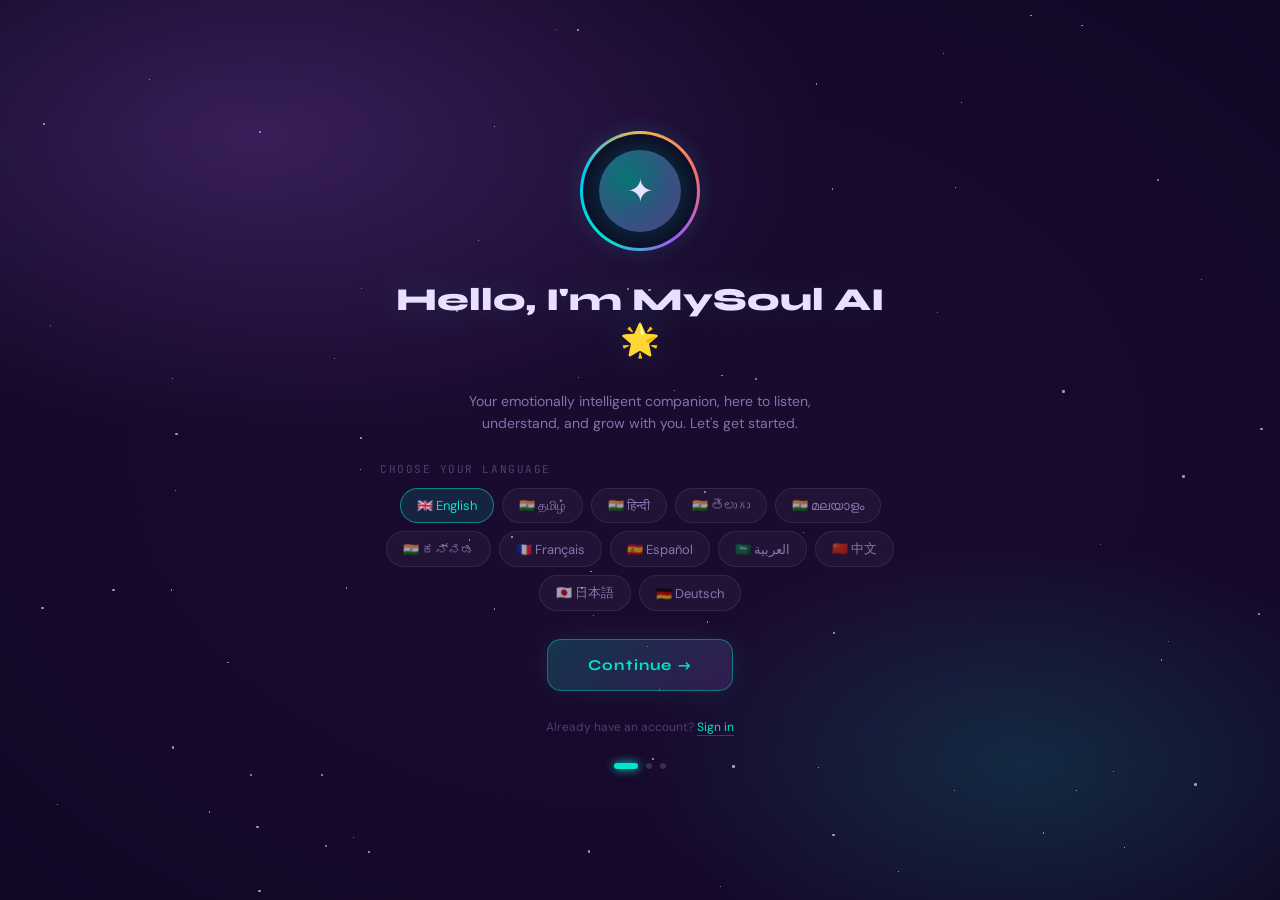
<file: pages/onboarding.html>
<!DOCTYPE html>
<html lang="en" data-theme="dark">
<head>
<meta charset="UTF-8"/>
<meta name="viewport" content="width=device-width, initial-scale=1.0"/>
<title>MySoul AI — Welcome</title>
<link rel="preconnect" href="https://fonts.googleapis.com"/>
<link rel="preconnect" href="https://fonts.gstatic.com" crossorigin/>
<link href="https://fonts.googleapis.com/css2?family=Syne:wght@400;600;700;800&family=DM+Sans:ital,wght@0,300;0,400;0,500;1,300&family=JetBrains+Mono:wght@300;400&display=swap" rel="stylesheet"/>
<style>
:root {
  --gold: #FFB347;
  --teal: #00E5CC;
  --purple: #6B3FA0;
  --bg: #1A0A2E;
  --bg2: #0d0620;
  --text: #e8e0ff;
  --text2: rgba(200,185,255,0.6);
  --text3: rgba(160,140,220,0.4);
  --f-display: 'Syne', sans-serif;
  --f-body: 'DM Sans', sans-serif;
  --f-mono: 'JetBrains Mono', monospace;
}
*, *::before, *::after { box-sizing:border-box; margin:0; padding:0; }
html, body { width:100%; height:100%; overflow:hidden; }
body { font-family: var(--f-body); background: var(--bg2); color: var(--text); -webkit-font-smoothing: antialiased; }
button { border:none; background:none; font-family:inherit; cursor:pointer; }
input, select { font-family:inherit; cursor:text; }

/* ── BACKGROUND ── */
.bg {
  position:fixed; inset:0; z-index:0;
  background:
    radial-gradient(ellipse 80% 60% at 20% 15%, rgba(107,63,160,0.4) 0%, transparent 55%),
    radial-gradient(ellipse 60% 50% at 80% 85%, rgba(0,229,204,0.15) 0%, transparent 50%),
    radial-gradient(ellipse 100% 100% at 50% 50%, #1A0A2E 20%, #0d0620 100%);
}
.bg-stars { position:fixed; inset:0; z-index:1; pointer-events:none; overflow:hidden; }
.star { position:absolute; border-radius:50%; background:rgba(255,255,255,0.6); animation:twinkle linear infinite; }
@keyframes twinkle { 0%,100%{opacity:.2;transform:scale(1)} 50%{opacity:.9;transform:scale(1.3)} }

/* ── PARTICLE CANVAS ── */
#onboardCanvas { position:fixed; inset:0; z-index:2; pointer-events:none; }

/* ── MAIN WRAPPER ── */
.ob-wrap {
  position:relative; z-index:10;
  width:100%; height:100%;
  display:flex; flex-direction:column; align-items:center; justify-content:center;
  padding:24px; gap:0;
  overflow-y:auto;
}

/* ── STEP SYSTEM ── */
.step { display:none; flex-direction:column; align-items:center; gap:28px; width:100%; max-width:520px; animation:stepIn .7s cubic-bezier(0.16,1,0.3,1) both; }
.step.active { display:flex; }
@keyframes stepIn { from{opacity:0;transform:translateY(32px)} to{opacity:1;transform:translateY(0)} }

/* ── LOGO RING ── */
.logo-wrap { position:relative; width:120px; height:120px; flex-shrink:0; }
.logo-ring {
  position:absolute; inset:0; border-radius:50%;
  background: conic-gradient(from 0deg, #FFB347, #FF6B6B, #A855F7, #00E5CC, #00C8FF, #FFB347);
  animation: ringRotate 3s linear infinite;
  padding:3px;
}
.logo-ring-inner {
  width:100%; height:100%; border-radius:50%;
  background:var(--bg2);
  display:flex; align-items:center; justify-content:center;
}
.logo-core {
  width:82px; height:82px; border-radius:50%;
  background:radial-gradient(circle at 35% 35%, rgba(0,229,204,0.5), rgba(107,63,160,0.8));
  display:flex; align-items:center; justify-content:center;
  font-size:32px;
  box-shadow:0 0 40px rgba(0,229,204,0.3), inset 0 0 20px rgba(0,229,204,0.1);
  animation:coreBreath 3s ease-in-out infinite;
}
@keyframes ringRotate { to { transform:rotate(360deg); } }
@keyframes coreBreath { 0%,100%{box-shadow:0 0 40px rgba(0,229,204,.3)} 50%{box-shadow:0 0 70px rgba(0,229,204,.6), 0 0 120px rgba(107,63,160,.3)} }

/* ── LOGO GLOW HALO ── */
.logo-halo {
  position:absolute; inset:-20px; border-radius:50%;
  background:radial-gradient(circle, rgba(0,229,204,0.12) 0%, transparent 70%);
  animation:haloBreath 3s ease-in-out infinite;
  pointer-events:none;
}
@keyframes haloBreath { 0%,100%{opacity:.5;transform:scale(1)} 50%{opacity:1;transform:scale(1.15)} }

/* ── HEADLINE ── */
.ob-headline {
  font-family:var(--f-display); font-size:clamp(22px,5vw,32px); font-weight:800;
  text-align:center; line-height:1.3; color:var(--text);
  text-shadow:0 0 40px rgba(0,229,204,0.2);
}
.ob-sub { font-size:14px; color:var(--text2); text-align:center; line-height:1.6; max-width:380px; }

/* ── VOICE INPUT ZONE ── */
.voice-zone { position:relative; display:flex; flex-direction:column; align-items:center; gap:20px; width:100%; }
.mic-btn-wrap { position:relative; }
.mic-ring {
  position:absolute; inset:-12px; border-radius:50%;
  border:2px solid var(--teal); opacity:0;
  animation:micPulse 2s ease-out infinite;
  pointer-events:none;
}
.mic-ring:nth-child(2) { inset:-24px; animation-delay:.5s; }
.mic-ring:nth-child(3) { inset:-36px; animation-delay:1s; }
.mic-ring.active { opacity:1 !important; animation-duration:1s !important; }
@keyframes micPulse { 0%{opacity:.7;transform:scale(.8)} 100%{opacity:0;transform:scale(1.3)} }

.mic-btn-main {
  width:72px; height:72px; border-radius:50%;
  background:linear-gradient(135deg, rgba(0,229,204,0.3), rgba(107,63,160,0.4));
  border:2px solid rgba(0,229,204,0.5);
  display:flex; align-items:center; justify-content:center;
  font-size:26px; transition:all .3s ease;
  box-shadow:0 0 30px rgba(0,229,204,0.2);
  cursor:pointer;
}
.mic-btn-main:hover { transform:scale(1.08); box-shadow:0 0 50px rgba(0,229,204,0.4); }
.mic-btn-main.recording { background:linear-gradient(135deg,rgba(255,100,100,0.4),rgba(255,60,60,0.3)); border-color:rgba(255,80,80,0.7); box-shadow:0 0 50px rgba(255,80,80,0.4); }

.mic-label { font-size:11px; color:var(--text3); letter-spacing:.18em; font-family:var(--f-mono); }

/* ── TEXT INPUT ── */
.ob-divider { display:flex; align-items:center; gap:12px; width:100%; }
.ob-divider::before, .ob-divider::after { content:''; flex:1; height:1px; background:rgba(255,255,255,0.08); }
.ob-divider span { font-size:11px; color:var(--text3); letter-spacing:.1em; }

.ob-input-wrap { position:relative; width:100%; }
.ob-input {
  width:100%; padding:16px 20px; padding-right:56px;
  background:rgba(255,255,255,0.04); border:1.5px solid rgba(107,63,160,0.35);
  border-radius:16px; color:var(--text); font-size:16px; outline:none;
  transition:all .3s ease;
}
.ob-input:focus { border-color:rgba(0,229,204,0.5); background:rgba(0,229,204,0.04); box-shadow:0 0 24px rgba(0,229,204,0.1); }
.ob-input::placeholder { color:var(--text3); }
.ob-input-submit {
  position:absolute; right:10px; top:50%; transform:translateY(-50%);
  width:36px; height:36px; border-radius:10px;
  background:linear-gradient(135deg,rgba(0,229,204,0.3),rgba(107,63,160,0.4));
  border:1px solid rgba(0,229,204,0.3);
  color:var(--teal); font-size:16px; display:flex; align-items:center; justify-content:center;
  transition:all .2s; cursor:pointer;
}
.ob-input-submit:hover { background:rgba(0,229,204,0.2); box-shadow:0 0 20px rgba(0,229,204,0.2); }

/* ── LANGUAGE SELECTOR ── */
.lang-grid { display:flex; flex-wrap:wrap; gap:8px; justify-content:center; width:100%; }
.lang-chip {
  padding:8px 16px; border-radius:100px; cursor:pointer;
  background:rgba(255,255,255,0.04); border:1.5px solid rgba(255,255,255,0.08);
  font-size:13px; color:var(--text2); transition:all .25s ease; display:flex; align-items:center; gap:6px;
}
.lang-chip.selected { background:rgba(0,229,204,0.12); border-color:rgba(0,229,204,0.5); color:var(--teal); }
.lang-chip:hover { border-color:rgba(0,229,204,0.3); color:var(--text); }

/* ── BUTTONS ── */
.ob-btn {
  padding:16px 40px; border-radius:14px; cursor:pointer;
  background:linear-gradient(135deg, rgba(0,229,204,0.2), rgba(107,63,160,0.3));
  border:1.5px solid rgba(0,229,204,0.4);
  color:var(--teal); font-family:var(--f-display); font-size:15px; font-weight:700;
  letter-spacing:.08em; transition:all .3s ease;
  box-shadow:0 0 30px rgba(0,229,204,0.1);
}
.ob-btn:hover { background:linear-gradient(135deg,rgba(0,229,204,0.3),rgba(107,63,160,0.4)); box-shadow:0 0 50px rgba(0,229,204,0.2); transform:translateY(-2px); }
.ob-btn:disabled { opacity:.4; cursor:not-allowed; transform:none; }

.ob-btn-gold {
  background:linear-gradient(135deg,rgba(255,179,71,0.25),rgba(255,140,20,0.2));
  border-color:rgba(255,179,71,0.5); color:var(--gold);
  box-shadow:0 0 30px rgba(255,179,71,0.1);
}
.ob-btn-gold:hover { box-shadow:0 0 50px rgba(255,179,71,0.25); }

/* ── CONFIRMATION CARD ── */
.confirm-card {
  background:rgba(0,229,204,0.06); border:1.5px solid rgba(0,229,204,0.2);
  border-radius:20px; padding:28px; text-align:center; width:100%;
}
.confirm-names { display:flex; flex-direction:column; gap:8px; margin:16px 0; }
.confirm-name-row { display:flex; align-items:center; justify-content:space-between; padding:10px 16px; background:rgba(255,255,255,0.04); border-radius:10px; }
.confirm-label { font-size:11px; color:var(--text3); letter-spacing:.1em; font-family:var(--f-mono); }
.confirm-value { font-family:var(--f-display); font-size:18px; font-weight:700; color:var(--teal); }
.confirm-lang { font-size:13px; color:var(--gold); }

/* ── NAME DISPLAY ── */
.name-pill {
  display:inline-block; padding:4px 14px; border-radius:100px;
  background:rgba(0,229,204,0.12); border:1px solid rgba(0,229,204,0.35);
  color:var(--teal); font-family:var(--f-display); font-weight:700;
}

/* ── STEP DOTS ── */
.step-dots { display:flex; gap:8px; }
.dot { width:6px; height:6px; border-radius:3px; background:rgba(255,255,255,0.15); transition:all .3s; }
.dot.active { width:24px; background:var(--teal); box-shadow:0 0 10px var(--teal); }

/* ── TRANSCRIPT DISPLAY ── */
.transcript-live {
  min-height:44px; padding:12px 20px; border-radius:12px;
  background:rgba(255,255,255,0.03); border:1px solid rgba(255,255,255,0.06);
  font-size:15px; color:var(--text); text-align:center; font-style:italic;
  color:var(--text2); width:100%;
}

/* ── AUTH LINK ── */
.ob-auth-link { font-size:12px; color:var(--text3); text-align:center; }
.ob-auth-link a { color:var(--teal); text-decoration:none; border-bottom:1px solid rgba(0,229,204,0.3); }
.ob-auth-link a:hover { color:rgba(0,229,204,0.9); }

/* LOADING OVERLAY */
.ob-loading { position:fixed; inset:0; z-index:100; background:rgba(13,6,32,0.9); display:none; align-items:center; justify-content:center; flex-direction:column; gap:20px; }
.ob-loading.show { display:flex; }
.ob-spin { width:48px; height:48px; border-radius:50%; border:2px solid rgba(0,229,204,0.2); border-top-color:var(--teal); animation:spin .8s linear infinite; }
@keyframes spin { to{transform:rotate(360deg)} }
.ob-loading-text { font-family:var(--f-mono); font-size:12px; color:var(--text3); letter-spacing:.15em; }
</style>
</head>
<body>

<div class="bg"></div>
<div class="bg-stars" id="bgStars"></div>
<canvas id="onboardCanvas"></canvas>

<div class="ob-loading" id="obLoading">
  <div class="ob-spin"></div>
  <div class="ob-loading-text">SETTING UP YOUR SOUL...</div>
</div>

<div class="ob-wrap">

  <!-- STEP 1: Language -->
  <div class="step active" id="step1">
    <div class="logo-wrap">
      <div class="logo-halo"></div>
      <div class="logo-ring">
        <div class="logo-ring-inner">
          <div class="logo-core">✦</div>
        </div>
      </div>
    </div>
    <div class="ob-headline">Hello, I'm MySoul AI 🌟</div>
    <div class="ob-sub">Your emotionally intelligent companion, here to listen, understand, and grow with you. Let's get started.</div>

    <div style="width:100%;text-align:left">
      <div style="font-size:11px;color:var(--text3);letter-spacing:.14em;font-family:var(--f-mono);margin-bottom:12px;">CHOOSE YOUR LANGUAGE</div>
      <div class="lang-grid" id="langGrid">
        <div class="lang-chip selected" data-lang="en">🇬🇧 English</div>
        <div class="lang-chip" data-lang="ta">🇮🇳 தமிழ்</div>
        <div class="lang-chip" data-lang="hi">🇮🇳 हिन्दी</div>
        <div class="lang-chip" data-lang="te">🇮🇳 తెలుగు</div>
        <div class="lang-chip" data-lang="ml">🇮🇳 മലയാളം</div>
        <div class="lang-chip" data-lang="kn">🇮🇳 ಕನ್ನಡ</div>
        <div class="lang-chip" data-lang="fr">🇫🇷 Français</div>
        <div class="lang-chip" data-lang="es">🇪🇸 Español</div>
        <div class="lang-chip" data-lang="ar">🇸🇦 العربية</div>
        <div class="lang-chip" data-lang="zh">🇨🇳 中文</div>
        <div class="lang-chip" data-lang="ja">🇯🇵 日本語</div>
        <div class="lang-chip" data-lang="de">🇩🇪 Deutsch</div>
      </div>
    </div>

    <button class="ob-btn" id="step1Next">Continue →</button>
    <div class="ob-auth-link">Already have an account? <a href="auth.html">Sign in</a></div>
    <div class="step-dots">
      <div class="dot active"></div><div class="dot"></div><div class="dot"></div>
    </div>
  </div>

  <!-- STEP 2: What to call ME (user name) + AI name -->
  <div class="step" id="step2">
    <div class="logo-wrap" style="width:80px;height:80px">
      <div class="logo-halo"></div>
      <div class="logo-ring">
        <div class="logo-ring-inner">
          <div class="logo-core" style="width:54px;height:54px;font-size:22px">✦</div>
        </div>
      </div>
    </div>

    <div class="ob-headline" id="step2Headline">What's your name?</div>
    <div class="ob-sub">Let me know what to call you — I want our conversations to feel warm and personal.</div>

    <div class="voice-zone">
      <div class="mic-btn-wrap">
        <div class="mic-ring" id="mic1r1"></div>
        <div class="mic-ring" id="mic1r2"></div>
        <div class="mic-ring" id="mic1r3"></div>
        <button class="mic-btn-main" id="micBtnUser" title="Speak your name">🎙️</button>
      </div>
      <div class="mic-label">TAP TO SPEAK YOUR NAME</div>
      <div class="transcript-live" id="userTranscript">Waiting for your voice...</div>
    </div>

    <div class="ob-divider"><span>OR TYPE</span></div>

    <div class="ob-input-wrap">
      <input class="ob-input" id="userNameInput" placeholder="Enter your name…" maxlength="40" autocomplete="off"/>
      <button class="ob-input-submit" id="userNameSubmit">→</button>
    </div>

    <div class="step-dots">
      <div class="dot"></div><div class="dot active"></div><div class="dot"></div>
    </div>
  </div>

  <!-- STEP 3: Name the AI -->
  <div class="step" id="step3">
    <div class="logo-wrap" style="width:80px;height:80px">
      <div class="logo-halo"></div>
      <div class="logo-ring">
        <div class="logo-ring-inner">
          <div class="logo-core" style="width:54px;height:54px;font-size:22px">✦</div>
        </div>
      </div>
    </div>

    <div class="ob-headline">Hi <span class="name-pill" id="displayUserName">friend</span>! 👋<br>What would you like to call me?</div>
    <div class="ob-sub">Give me a name that feels right to you. I'll be called that in all our conversations.</div>

    <div class="voice-zone">
      <div class="mic-btn-wrap">
        <div class="mic-ring" id="mic2r1"></div>
        <div class="mic-ring" id="mic2r2"></div>
        <div class="mic-ring" id="mic2r3"></div>
        <button class="mic-btn-main" id="micBtnAI" title="Speak AI name">🎙️</button>
      </div>
      <div class="mic-label">TAP TO SPEAK A NAME</div>
      <div class="transcript-live" id="aiTranscript">Waiting for your voice...</div>
    </div>

    <div class="ob-divider"><span>OR TYPE</span></div>

    <div class="ob-input-wrap">
      <input class="ob-input" id="aiNameInput" placeholder="e.g. Aria, Sol, Nova, Luna…" maxlength="40" autocomplete="off"/>
      <button class="ob-input-submit" id="aiNameSubmit">→</button>
    </div>

    <div style="display:flex;flex-wrap:wrap;gap:8px;justify-content:center">
      <span class="lang-chip" onclick="setAIName('Aria')">Aria</span>
      <span class="lang-chip" onclick="setAIName('Sol')">Sol</span>
      <span class="lang-chip" onclick="setAIName('Nova')">Nova</span>
      <span class="lang-chip" onclick="setAIName('Luna')">Luna</span>
      <span class="lang-chip" onclick="setAIName('Mira')">Mira</span>
      <span class="lang-chip" onclick="setAIName('Kai')">Kai</span>
    </div>

    <div class="step-dots">
      <div class="dot"></div><div class="dot"></div><div class="dot active"></div>
    </div>
  </div>

  <!-- STEP 4: Confirmation -->
  <div class="step" id="step4">
    <div class="logo-wrap">
      <div class="logo-halo"></div>
      <div class="logo-ring">
        <div class="logo-ring-inner">
          <div class="logo-core">✦</div>
        </div>
      </div>
    </div>

    <div class="ob-headline" id="confirmHeadline">Nice to meet you! 🎉</div>

    <div class="confirm-card">
      <div style="font-size:11px;color:var(--text3);letter-spacing:.14em;font-family:var(--f-mono);margin-bottom:16px">YOUR SOUL SETUP</div>
      <div class="confirm-names">
        <div class="confirm-name-row">
          <span class="confirm-label">YOU ARE</span>
          <span class="confirm-value" id="finalUserName">–</span>
        </div>
        <div class="confirm-name-row">
          <span class="confirm-label">I AM</span>
          <span class="confirm-value" id="finalAIName">–</span>
        </div>
        <div class="confirm-name-row">
          <span class="confirm-label">LANGUAGE</span>
          <span class="confirm-lang" id="finalLang">English</span>
        </div>
      </div>
    </div>

    <button class="ob-btn ob-btn-gold" id="confirmBtn">Begin Our Journey ✦</button>
    <div class="ob-auth-link">Already have an account? <a href="auth.html">Sign in instead</a></div>
  </div>

</div>

<script>
'use strict';

/* ── Stars ── */
(function(){
  const container = document.getElementById('bgStars');
  for(let i=0;i<80;i++){
    const s=document.createElement('div');
    s.className='star';
    const sz=0.5+Math.random()*2;
    s.style.cssText=`width:${sz}px;height:${sz}px;left:${Math.random()*100}%;top:${Math.random()*100}%;animation-duration:${2+Math.random()*4}s;animation-delay:${Math.random()*4}s;`;
    container.appendChild(s);
  }
})();

/* ── State ── */
const OB = {
  lang: 'en',
  langLabel: 'English',
  userName: '',
  aiName: '',
  step: 1,
};

/* ── Step Navigation ── */
function goStep(n) {
  document.querySelectorAll('.step').forEach(s => s.classList.remove('active'));
  const el = document.getElementById('step'+n);
  el?.classList.add('active');
  OB.step = n;
}

/* ── Language Selection ── */
document.querySelectorAll('.lang-chip[data-lang]').forEach(c => {
  c.addEventListener('click', () => {
    document.querySelectorAll('.lang-chip[data-lang]').forEach(x => x.classList.remove('selected'));
    c.classList.add('selected');
    OB.lang = c.dataset.lang;
    OB.langLabel = c.textContent.trim();
  });
});

document.getElementById('step1Next').addEventListener('click', () => goStep(2));

/* ── User Name Input ── */
function handleUserName(name) {
  name = name.trim();
  if(!name) return;
  OB.userName = name;
  document.getElementById('displayUserName').textContent = name;
  document.getElementById('userNameInput').value = name;
  setTimeout(()=>goStep(3), 300);
}

document.getElementById('userNameSubmit').addEventListener('click', () => {
  handleUserName(document.getElementById('userNameInput').value);
});
document.getElementById('userNameInput').addEventListener('keydown', e => {
  if(e.key==='Enter') handleUserName(e.target.value);
});

/* ── AI Name ── */
function setAIName(name) {
  document.getElementById('aiNameInput').value = name;
  handleAIName(name);
}

function handleAIName(name) {
  name = name.trim();
  if(!name) return;
  OB.aiName = name;
  // Show confirm screen
  document.getElementById('confirmHeadline').textContent = `Nice to meet you, ${OB.userName}! 🎉`;
  document.getElementById('finalUserName').textContent = OB.userName;
  document.getElementById('finalAIName').textContent = OB.aiName;
  document.getElementById('finalLang').textContent = OB.langLabel;
  setTimeout(()=>goStep(4), 300);
}

document.getElementById('aiNameSubmit').addEventListener('click', () => {
  handleAIName(document.getElementById('aiNameInput').value);
});
document.getElementById('aiNameInput').addEventListener('keydown', e => {
  if(e.key==='Enter') handleAIName(e.target.value);
});

/* ── Voice Input ── */
function setupVoice(micBtnId, transcriptId, onResult) {
  const btn = document.getElementById(micBtnId);
  const tx  = document.getElementById(transcriptId);
  if(!btn) return;

  const SR = window.SpeechRecognition || window.webkitSpeechRecognition;
  if(!SR) {
    btn.addEventListener('click', () => {
      tx.textContent = '🎙️ Speech not supported in this browser. Please type instead.';
    });
    return;
  }

  let rec = new SR();
  rec.lang = OB.lang === 'ta' ? 'ta-IN' : OB.lang === 'hi' ? 'hi-IN' : 'en-US';
  rec.interimResults = true;
  let running = false;

  rec.onresult = e => {
    let interim = '', final = '';
    for(let i=e.resultIndex;i<e.results.length;i++){
      const t=e.results[i][0].transcript;
      if(e.results[i].isFinal) final+=t; else interim+=t;
    }
    tx.textContent = final || interim || '...';
    if(final) { rec.stop(); running=false; btn.classList.remove('recording'); onResult(final.trim()); }
  };
  rec.onerror = e => {
    running=false; btn.classList.remove('recording');
    tx.textContent = 'Could not hear — please type below.';
  };
  rec.onend = () => { running=false; btn.classList.remove('recording'); };

  btn.addEventListener('click', () => {
    if(running){ rec.stop(); running=false; btn.classList.remove('recording'); return; }
    running=true; btn.classList.add('recording');
    tx.textContent = '🔴 Listening...';
    try { rec.start(); } catch(e){ running=false; btn.classList.remove('recording'); }
  });
}

setupVoice('micBtnUser','userTranscript', (name)=>{ handleUserName(name); });
setupVoice('micBtnAI',  'aiTranscript',  (name)=>{ handleAIName(name); });

/* ── Confirm & Submit ── */
document.getElementById('confirmBtn').addEventListener('click', async () => {
  const loading = document.getElementById('obLoading');
  loading.classList.add('show');

  // Save to localStorage
  localStorage.setItem('ms_setup', JSON.stringify({
    user_name: OB.userName,
    ai_name: OB.aiName,
    language: OB.lang,
    lang_label: OB.langLabel,
  }));

  // Call backend API. Reuse the same device id as the chat client so the
  // backend profile and conversation history stay connected.
  try {
    let rawUid = localStorage.getItem('ms_uid');
    if (!rawUid) {
      rawUid = Math.random().toString(36).slice(2, 10);
      localStorage.setItem('ms_uid', rawUid);
    }
    const userId = rawUid.startsWith('user_') ? rawUid : 'user_' + rawUid;
    const r = await fetch('/api/auth/setup', {
      method:'POST',
      headers:{'Content-Type':'application/json'},
      body:JSON.stringify({ user_id: userId, ai_name: OB.aiName, user_name: OB.userName, language: OB.lang }),
      signal: AbortSignal.timeout(8000),
    });
    // Even if API fails, continue to auth
  } catch(e) { /* offline — continue */ }

  setTimeout(()=>{ window.location.href='auth.html'; }, 800);
});
</script>
</body>
</html>
</file>
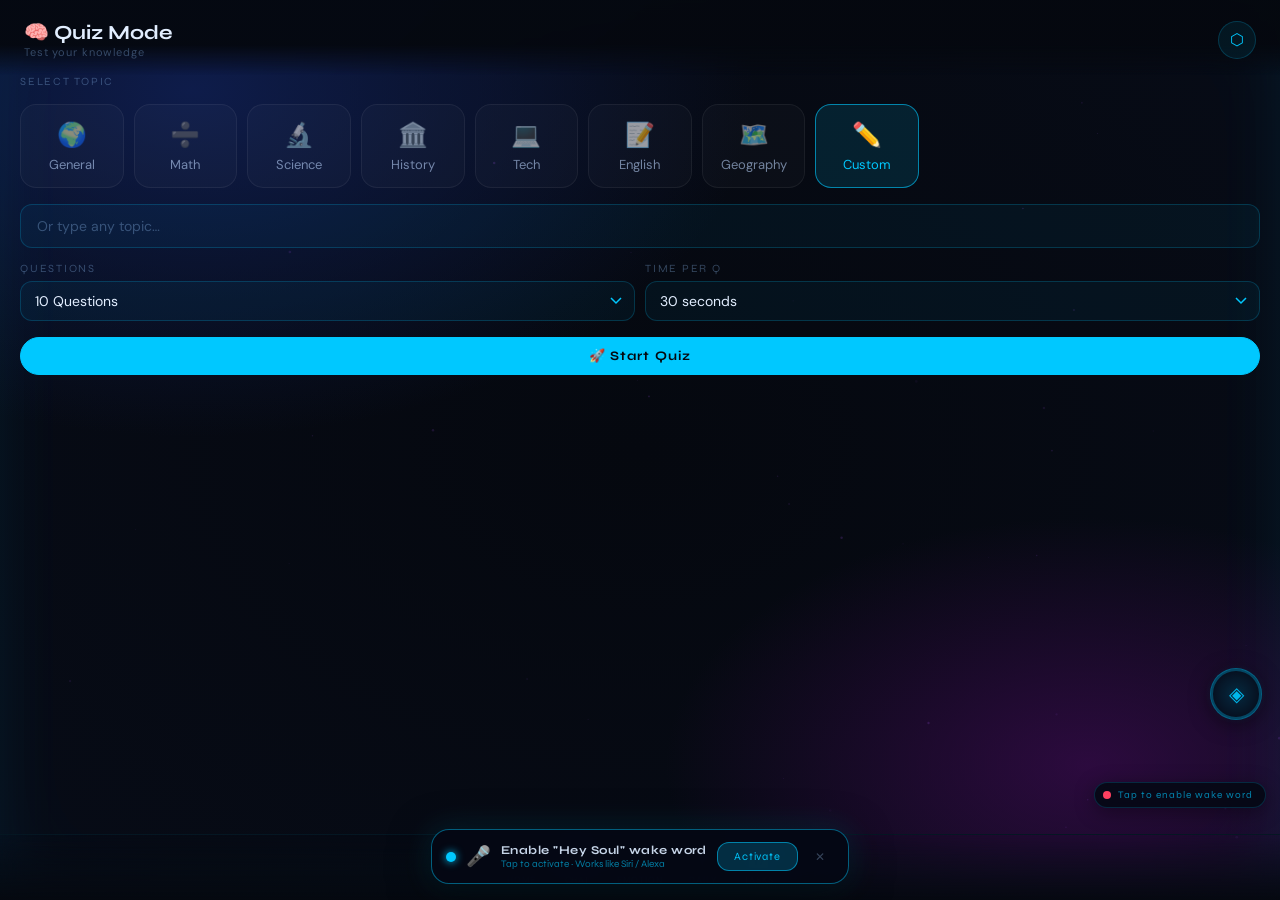
<file: pages/quiz.html>
<!DOCTYPE html>
<html lang="en">
<head>
<meta charset="UTF-8"/><meta name="viewport" content="width=device-width, initial-scale=1.0"/>
<title>Quiz Mode — MySoul AI</title>
<link href="https://fonts.googleapis.com/css2?family=Syne:wght@400;600;700;800&family=DM+Sans:wght@300;400;500&family=JetBrains+Mono:wght@300;400&display=swap" rel="stylesheet"/>
<link rel="stylesheet" href="../modules/soul-os.css"/>
<style>
.quiz-setup{padding:0 20px 20px}
.quiz-main{padding:0 20px 20px;display:none;animation:os-fade-up .5s ease}
.quiz-main.show{display:block}
.quiz-result{padding:0 20px 20px;display:none;animation:os-fade-up .5s ease;text-align:center}
.quiz-result.show{display:block}

/* Setup */
.topic-grid{display:grid;grid-template-columns:repeat(auto-fill,minmax(100px,1fr));gap:10px;margin:16px 0}
.topic-btn{padding:14px 10px;border-radius:16px;background:rgba(255,255,255,.025);border:1px solid rgba(255,255,255,.06);color:var(--text-2);font-size:13px;cursor:pointer;transition:all .3s ease;text-align:center}
.topic-btn:hover{border-color:rgba(0,200,255,.35);color:var(--ec);background:rgba(0,200,255,.06);transform:scale(1.04)}
.topic-btn.selected{border-color:rgba(0,200,255,.6);color:var(--ec);background:rgba(0,200,255,.12)}
.topic-icon{font-size:24px;margin-bottom:6px;display:block}

/* Quiz */
.quiz-header{display:flex;justify-content:space-between;align-items:center;margin-bottom:20px}
.q-num{font-family:var(--f-display);font-size:12px;letter-spacing:.14em;color:var(--text-3)}
.q-timer{font-family:var(--f-mono);font-size:24px;color:var(--ec);min-width:60px;text-align:right}
.q-timer.warning{color:#ff4060;animation:timerWarn .5s ease-in-out infinite alternate}
@keyframes timerWarn{from{opacity:1}to{opacity:.5}}

.quiz-progress{margin-bottom:20px}

.question-card{padding:22px;border-radius:20px;background:rgba(0,200,255,.04);border:1px solid rgba(0,200,255,.15);margin-bottom:20px}
.q-text{font-size:17px;color:var(--text-1);line-height:1.6;font-weight:500}

.options-grid{display:flex;flex-direction:column;gap:10px}
.option-btn{padding:14px 18px;border-radius:14px;background:rgba(255,255,255,.025);border:1px solid rgba(255,255,255,.07);color:var(--text-1);font-size:14px;cursor:pointer;text-align:left;transition:all .3s ease;display:flex;align-items:center;gap:12px}
.option-btn:hover:not(:disabled){background:rgba(0,200,255,.08);border-color:rgba(0,200,255,.3);transform:translateX(4px)}
.option-btn.correct{background:rgba(56,240,152,.12);border-color:rgba(56,240,152,.5);color:#38f098}
.option-btn.wrong{background:rgba(255,64,96,.1);border-color:rgba(255,64,96,.4);color:#ff4060}
.option-letter{width:28px;height:28px;border-radius:50%;background:rgba(var(--ec-rgb),.1);border:1px solid rgba(var(--ec-rgb),.25);color:var(--ec);font-family:var(--f-display);font-size:11px;font-weight:700;display:flex;align-items:center;justify-content:center;flex-shrink:0}

.feedback-box{padding:14px 18px;border-radius:14px;margin-top:14px;font-size:14px;line-height:1.6;display:none}
.feedback-box.show{display:block;animation:os-fade-up .3s ease}
.feedback-correct{background:rgba(56,240,152,.1);border:1px solid rgba(56,240,152,.25);color:#38f098}
.feedback-wrong{background:rgba(255,64,96,.08);border:1px solid rgba(255,64,96,.2);color:var(--text-2)}

/* Result */
.score-orb{width:140px;height:140px;border-radius:50%;border:3px solid var(--ec);background:rgba(var(--ec-rgb),.08);display:flex;align-items:center;justify-content:center;flex-direction:column;margin:20px auto;box-shadow:0 0 60px rgba(var(--ec-rgb),.3);animation:os-breathe 2.5s ease-in-out infinite}
.score-pct{font-family:var(--f-display);font-size:36px;font-weight:800;color:var(--ec)}
.score-lbl{font-size:11px;color:var(--text-3);letter-spacing:.1em}
.result-msg{font-family:var(--f-display);font-size:22px;font-weight:700;margin:16px 0 8px}
.result-sub{font-size:14px;color:var(--text-2);margin-bottom:24px}
.q-breakdown{text-align:left}
.qb-item{display:flex;align-items:center;gap:10px;padding:10px 14px;border-radius:12px;background:rgba(255,255,255,.02);margin-bottom:6px;font-size:13px;color:var(--text-2)}
.qb-icon{font-size:16px;flex-shrink:0}
</style>
</head>
<body>
<div class="os-bg"></div>
<canvas class="os-bg-canvas" id="bgCanvas"></canvas>
<div class="os-page">
  <div class="os-page-header">
    <div>
      <div class="os-page-title">🧠 Quiz Mode</div>
      <div class="os-page-subtitle">Test your knowledge</div>
    </div>
    <a href="launcher.html" class="os-back-btn">⬡</a>
  </div>

  <!-- Setup -->
  <div class="quiz-setup" id="quizSetup">
    <div class="os-label" style="margin-bottom:4px">Select Topic</div>
    <div class="topic-grid" id="topicGrid">
      <button class="topic-btn" data-topic="General Knowledge"><span class="topic-icon">🌍</span>General</button>
      <button class="topic-btn" data-topic="Mathematics"><span class="topic-icon">➗</span>Math</button>
      <button class="topic-btn" data-topic="Science"><span class="topic-icon">🔬</span>Science</button>
      <button class="topic-btn" data-topic="History"><span class="topic-icon">🏛️</span>History</button>
      <button class="topic-btn" data-topic="Technology"><span class="topic-icon">💻</span>Tech</button>
      <button class="topic-btn" data-topic="English Grammar"><span class="topic-icon">📝</span>English</button>
      <button class="topic-btn" data-topic="Geography"><span class="topic-icon">🗺️</span>Geography</button>
      <button class="topic-btn selected" data-topic="custom"><span class="topic-icon">✏️</span>Custom</button>
    </div>
    <input class="os-input" id="customTopic" placeholder="Or type any topic…" style="margin-bottom:14px" autocomplete="off"/>
    <div style="display:flex;gap:10px;align-items:center">
      <div style="flex:1">
        <div class="os-label" style="margin-bottom:6px">Questions</div>
        <select class="os-input os-select" id="qCount" style="width:100%">
          <option value="5">5 Questions</option>
          <option value="10" selected>10 Questions</option>
          <option value="15">15 Questions</option>
        </select>
      </div>
      <div style="flex:1">
        <div class="os-label" style="margin-bottom:6px">Time per Q</div>
        <select class="os-input os-select" id="qTime" style="width:100%">
          <option value="15">15 seconds</option>
          <option value="30" selected>30 seconds</option>
          <option value="60">60 seconds</option>
        </select>
      </div>
    </div>
    <button class="os-btn os-btn-solid" id="startQuiz" style="width:100%;margin-top:16px">🚀 Start Quiz</button>
  </div>

  <!-- Quiz -->
  <div class="quiz-main" id="quizMain">
    <div class="quiz-header">
      <div class="q-num" id="qNum">Q 1 / 10</div>
      <div class="q-timer" id="qTimer">30</div>
    </div>
    <div class="quiz-progress"><div class="os-progress"><div class="os-progress-fill" id="qProgress" style="width:0%"></div></div></div>
    <div class="question-card"><div class="q-text" id="qText">Loading question…</div></div>
    <div class="options-grid" id="optionsGrid"></div>
    <div class="feedback-box" id="feedbackBox"></div>
    <button class="os-btn os-btn-solid" id="nextBtn" style="width:100%;margin-top:16px;display:none">Next →</button>
  </div>

  <!-- Result -->
  <div class="quiz-result" id="quizResult">
    <div class="score-orb" id="scoreOrb">
      <div class="score-pct" id="scorePct">0%</div>
      <div class="score-lbl">SCORE</div>
    </div>
    <div class="result-msg" id="resultMsg">Great attempt!</div>
    <div class="result-sub" id="resultSub">You answered 7 out of 10 correctly</div>
    <div class="q-breakdown" id="qBreakdown"></div>
    <div style="display:flex;gap:10px;justify-content:center;margin-top:20px">
      <button class="os-btn os-btn-solid" onclick="resetQuiz()">Play Again</button>
      <button class="os-btn" onclick="location.href='launcher.html'">Home</button>
    </div>
  </div>
</div>
<nav class="os-nav" id="osNav"></nav>
<script src="../modules/auto-voice-trigger.js"></script>
<script src="../modules/soul-features.js"></script>
<script src="../modules/page-shell.js"></script>
<script>
buildNav('');
buildParticles('bgCanvas','50','168,85,247');

let _questions=[], _qIndex=0, _score=0, _timer=null, _timeLeft=30, _timePerQ=30;
let _answered=false, _results=[];
let _selectedTopic='custom';

// Topic selection
document.querySelectorAll('.topic-btn').forEach(b=>{
  b.addEventListener('click',()=>{
    document.querySelectorAll('.topic-btn').forEach(x=>x.classList.remove('selected'));
    b.classList.add('selected');
    _selectedTopic=b.dataset.topic;
    if(_selectedTopic!=='custom') document.getElementById('customTopic').value='';
  });
});

async function startQuiz(){
  const custom=document.getElementById('customTopic').value.trim();
  const topic=custom||(_selectedTopic==='custom'?'General Knowledge':_selectedTopic);
  const count=document.getElementById('qCount').value;
  _timePerQ=+document.getElementById('qTime').value;
  
  document.getElementById('quizSetup').style.display='none';
  document.getElementById('quizMain').classList.add('show');
  document.getElementById('qText').innerHTML='<div class="os-loading"><div class="os-spinner"></div><span>Generating '+count+' questions on '+topic+'…</span></div>';
  
  const prompt=`Generate exactly ${count} multiple-choice quiz questions about "${topic}". Reply in JSON only (no markdown):
{"questions":[{"q":"question text","options":["A","B","C","D"],"correct":0,"explanation":"brief explanation"}]}
correct is the index (0-3) of the right answer.`;
  
  const res=await soulAPI(prompt,'QUIZ_GENERATOR');
  try{
    let raw=(res.response||'').replace(/```json|```/g,'').trim();
    const parsed=JSON.parse(raw);
    _questions=parsed.questions||[];
  }catch{
    _questions=getFallbackQuestions(topic,+count);
  }
  
  if(!_questions.length){showToast('Could not generate quiz','error');resetQuiz();return;}
  _qIndex=0;_score=0;_results=[];
  showQuestion();
}

function getFallbackQuestions(topic,n){
  const base=[
    {q:`What is a key aspect of ${topic}?`,options:['Learning','Ignoring','Avoiding','Forgetting'],correct:0,explanation:'Continuous learning is fundamental.'},
    {q:`Which approach is best for understanding ${topic}?`,options:['Practice regularly','Study once','Skip hard parts','Wait for exams'],correct:0,explanation:'Regular practice builds mastery.'},
    {q:`What is important when studying ${topic}?`,options:['Focus and consistency','Multitasking','Rushing','Memorizing only'],correct:0,explanation:'Focus and consistency lead to deep understanding.'},
  ];
  return Array.from({length:Math.min(n,3)},(_,i)=>base[i%base.length]);
}

function showQuestion(){
  if(_qIndex>=_questions.length){endQuiz();return;}
  const q=_questions[_qIndex];
  _answered=false;
  const total=_questions.length;
  document.getElementById('qNum').textContent=`Q ${_qIndex+1} / ${total}`;
  document.getElementById('qProgress').style.width=((_qIndex/total)*100)+'%';
  document.getElementById('qText').innerHTML=q.q;
  document.getElementById('feedbackBox').classList.remove('show','feedback-correct','feedback-wrong');
  document.getElementById('nextBtn').style.display='none';
  
  const LETTERS=['A','B','C','D'];
  document.getElementById('optionsGrid').innerHTML=(q.options||[]).map((opt,i)=>`
    <button class="option-btn" onclick="selectAnswer(${i})" data-i="${i}">
      <div class="option-letter">${LETTERS[i]}</div>
      <span>${opt}</span>
    </button>
  `).join('');
  
  _timeLeft=_timePerQ;
  updateTimer();
  clearInterval(_timer);
  _timer=setInterval(()=>{
    _timeLeft--;
    updateTimer();
    if(_timeLeft<=0){clearInterval(_timer);if(!_answered)selectAnswer(-1);}
  },1000);
}

function updateTimer(){
  const el=document.getElementById('qTimer');
  el.textContent=_timeLeft;
  el.classList.toggle('warning',_timeLeft<=5);
}

function selectAnswer(i){
  if(_answered) return;
  _answered=true;
  clearInterval(_timer);
  const q=_questions[_qIndex];
  const correct=q.correct;
  const isCorrect=i===correct;
  if(isCorrect) _score++;
  _results.push({q:q.q,userAns:i,correct,isCorrect});
  
  document.querySelectorAll('.option-btn').forEach((btn,bi)=>{
    btn.disabled=true;
    if(bi===correct) btn.classList.add('correct');
    else if(bi===i&&!isCorrect) btn.classList.add('wrong');
  });
  
  const fb=document.getElementById('feedbackBox');
  fb.className='feedback-box show '+(isCorrect?'feedback-correct':'feedback-wrong');
  fb.textContent=isCorrect?`✓ Correct! ${q.explanation||'Well done!'}`:`✕ The correct answer is option ${['A','B','C','D'][correct]}. ${q.explanation||''}`;
  
  document.getElementById('nextBtn').style.display='block';
}

function endQuiz(){
  document.getElementById('quizMain').classList.remove('show');
  document.getElementById('quizResult').classList.add('show');
  const pct=Math.round(_score/_questions.length*100);
  document.getElementById('scorePct').textContent=pct+'%';
  
  let msg,sub;
  if(pct>=90){msg='Outstanding! 🌟';sub='You nailed it!';}
  else if(pct>=70){msg='Well done! ✦';sub='Great performance!';}
  else if(pct>=50){msg='Good effort! 💙';sub='Keep practicing!';}
  else{msg='Keep going! 🌱';sub='Every attempt is growth!';}
  
  document.getElementById('resultMsg').textContent=msg;
  document.getElementById('resultSub').textContent=`You answered ${_score} out of ${_questions.length} correctly`;
  document.getElementById('qBreakdown').innerHTML=_results.map(r=>`
    <div class="qb-item"><span class="qb-icon">${r.isCorrect?'✓':'✕'}</span><span style="color:${r.isCorrect?'#38f098':'#ff4060'};margin-right:4px">${r.isCorrect?'Correct':'Wrong'}</span><span style="flex:1;font-size:12px">${r.q.slice(0,60)}${r.q.length>60?'…':''}</span></div>
  `).join('');
  
  // Set color based on score
  if(pct>=70){document.documentElement.style.setProperty('--ec','#38f098');document.documentElement.style.setProperty('--ec-rgb','56,240,152');}
  else if(pct<50){document.documentElement.style.setProperty('--ec','#ff6b6b');document.documentElement.style.setProperty('--ec-rgb','255,107,107');}
}

function resetQuiz(){
  document.getElementById('quizSetup').style.display='block';
  document.getElementById('quizMain').classList.remove('show');
  document.getElementById('quizResult').classList.remove('show');
  document.documentElement.style.setProperty('--ec','#00c8ff');
  document.documentElement.style.setProperty('--ec-rgb','0,200,255');
}

document.getElementById('startQuiz').addEventListener('click',startQuiz);
document.getElementById('nextBtn').addEventListener('click',()=>{_qIndex++;showQuestion();});
window.selectAnswer=selectAnswer; window.resetQuiz=resetQuiz;
</script>
</body>
</html>
</file>
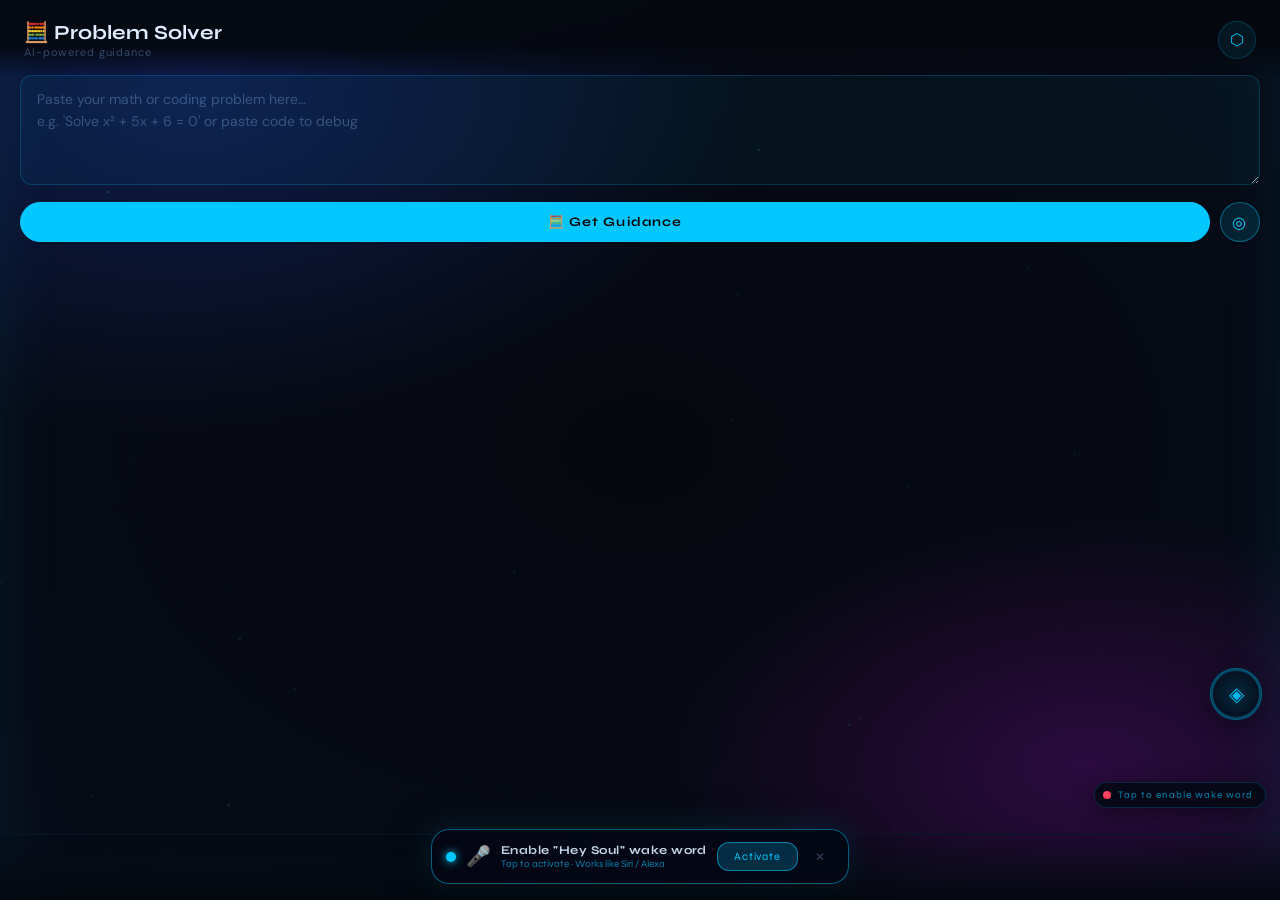
<file: pages/solver.html>
<!DOCTYPE html>
<html lang="en">
<head>
<meta charset="UTF-8"/><meta name="viewport" content="width=device-width, initial-scale=1.0"/>
<title>Problem Solver — MySoul AI</title>
<link href="https://fonts.googleapis.com/css2?family=Syne:wght@400;600;700;800&family=DM+Sans:wght@300;400;500&family=JetBrains+Mono:wght@300;400&display=swap" rel="stylesheet"/>
<link rel="stylesheet" href="../modules/soul-os.css"/>
<style>
.page-input-section{padding:0 20px 20px}
.result-section{padding:0 20px 20px;display:none;animation:os-fade-up .5s ease}
.result-section.show{display:block}
.result-card{padding:20px;border-radius:18px;background:rgba(56,240,152,.06);border:1px solid rgba(56,240,152,.2);margin-bottom:16px}
.result-title{font-family:var(--f-display);font-size:13px;letter-spacing:.1em;color:rgb(56,240,152);margin-bottom:10px}
.result-body{font-size:14px;color:var(--text-1);line-height:1.75}
.steps-list{counter-reset:steps}
.step-item{display:flex;gap:12px;margin-bottom:14px;align-items:flex-start}
.step-num{width:28px;height:28px;border-radius:50%;background:rgba(56,240,152,.15);border:1px solid rgba(56,240,152,.4);color:rgb(56,240,152);font-family:var(--f-display);font-size:12px;font-weight:700;display:flex;align-items:center;justify-content:center;flex-shrink:0}
.step-text{font-size:14px;color:var(--text-1);line-height:1.6;padding-top:4px}
</style>
</head>
<body>
<div class="os-bg"></div>
<canvas class="os-bg-canvas" id="bgCanvas"></canvas>
<div class="os-page">
  <div class="os-page-header">
    <div>
      <div class="os-page-title">🧮 Problem Solver</div>
      <div class="os-page-subtitle">AI-powered guidance</div>
    </div>
    <a href="launcher.html" class="os-back-btn">⬡</a>
  </div>
  <div class="page-input-section">
    <textarea class="os-input os-textarea" id="pageInput" placeholder="Paste your math or coding problem here…&#10;e.g. 'Solve x² + 5x + 6 = 0' or paste code to debug" style="min-height:110px;line-height:1.6"></textarea>
    <div style="display:flex;gap:10px;margin-top:12px">
      <button class="os-btn os-btn-solid" id="pageSubmit" style="flex:1">🧮 Get Guidance</button>
      <button class="os-btn os-btn-icon" id="pageVoice">◎</button>
    </div>
  </div>
  <div class="result-section" id="resultSection">
    <div class="result-card">
      <div class="result-title">◈ Soul Guidance</div>
      <div class="result-body" id="resultBody"></div>
    </div>
  </div>
</div>
<nav class="os-nav" id="osNav"></nav>
<script src="../modules/auto-voice-trigger.js"></script>
<script src="../modules/soul-features.js"></script>
<script src="../modules/page-shell.js"></script>
<script>
buildNav('');buildParticles('bgCanvas','60','56,240,152');
async function submit(){
  const t=document.getElementById('pageInput').value.trim();
  if(!t){showToast('Please enter something','error');return;}
  const section=document.getElementById('resultSection');
  const body=document.getElementById('resultBody');
  section.classList.add('show');
  setLoading(body,true,'Generating guidance…');
  const res=await soulAPI(t,'PROBLEM_SOLVER_STEPBYSTEP');
  body.innerHTML=formatResponse(res.response||'I\'m here to help. Please try again in a moment.');
}
document.getElementById('pageSubmit').addEventListener('click',submit);
document.getElementById('pageInput').addEventListener('keydown',e=>{if(e.key==='Enter'&&e.ctrlKey)submit();});
document.getElementById('pageVoice').addEventListener('click',()=>{
  VoiceSystem.show();
  VoiceSystem.onTranscript(t=>{document.getElementById('pageInput').value=t;VoiceSystem.hide();submit();});
});
</script>
</body>
</html>
</file>
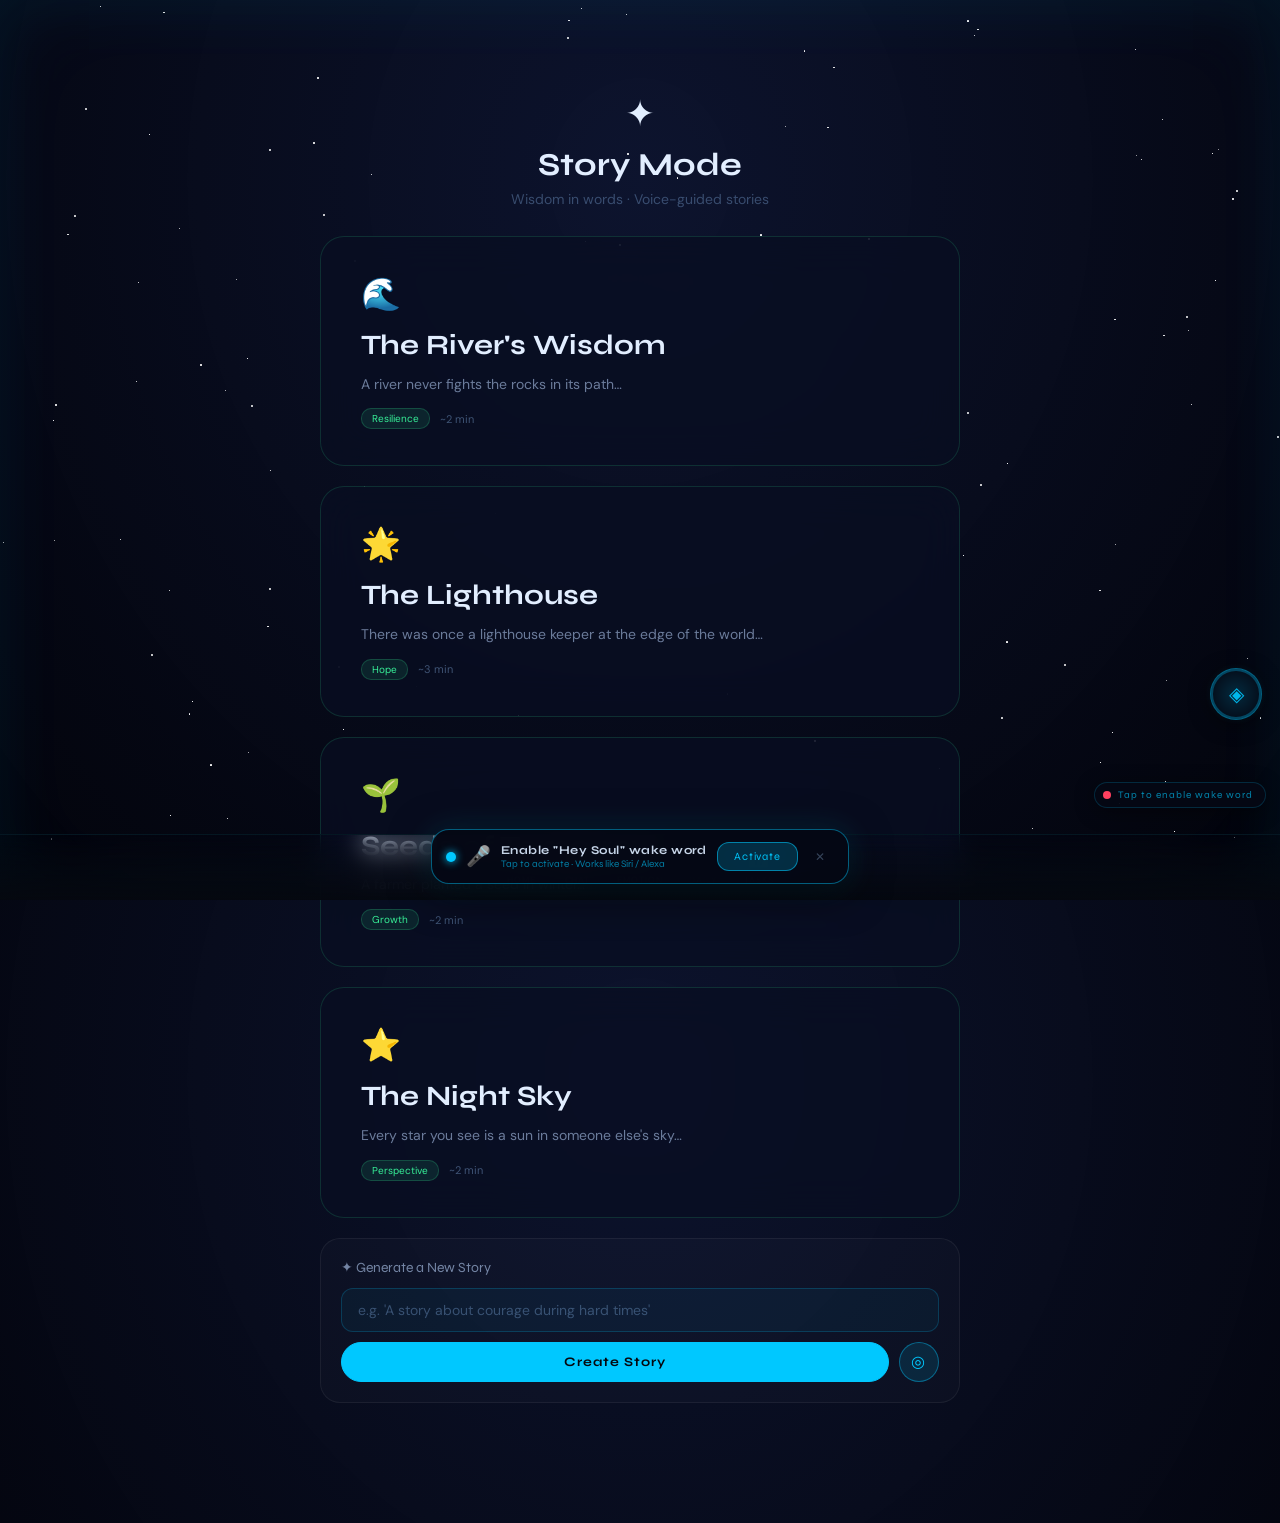
<file: pages/story.html>
<!DOCTYPE html>
<html lang="en">
<head>
<meta charset="UTF-8"/><meta name="viewport" content="width=device-width, initial-scale=1.0"/>
<title>Story Mode — MySoul AI</title>
<link href="https://fonts.googleapis.com/css2?family=Syne:wght@400;600;700;800&family=DM+Sans:wght@300;400;500&family=JetBrains+Mono:wght@300;400&display=swap" rel="stylesheet"/>
<link rel="stylesheet" href="../modules/soul-os.css"/>
<style>
body{background:radial-gradient(ellipse at 50% 20%,rgba(8,15,42,.98) 0%,rgba(2,3,10,1) 100%)}
.star-field{position:fixed;inset:0;z-index:0;pointer-events:none}
.star{position:absolute;border-radius:50%;background:#fff;animation:starTwinkle 3s ease-in-out infinite}
@keyframes starTwinkle{0%,100%{opacity:.15}50%{opacity:.85}}

.story-nav{position:fixed;top:0;left:0;right:0;z-index:100;display:flex;align-items:center;justify-content:space-between;padding:16px 20px;background:linear-gradient(to bottom,rgba(2,3,10,.95) 60%,transparent);backdrop-filter:blur(8px)}
.story-back{display:flex;align-items:center;gap:8px;color:var(--text-2);font-size:13px;cursor:pointer;text-decoration:none;transition:color .2s ease}
.story-back:hover{color:var(--ec)}

.story-scroll{position:relative;z-index:2;padding:80px 20px 120px;max-width:680px;margin:0 auto}

/* Story cards */
.story-card{padding:36px 40px;border-radius:24px;background:rgba(8,14,34,.75);border:1px solid rgba(56,240,152,.15);backdrop-filter:blur(20px);margin-bottom:20px;cursor:pointer;transition:all .4s ease;position:relative;overflow:hidden}
.story-card::before{content:'';position:absolute;inset:0;background:radial-gradient(circle at 50% 0%,rgba(56,240,152,.06) 0%,transparent 70%);opacity:0;transition:opacity .4s ease}
.story-card:hover::before{opacity:1}
.story-card:hover{transform:translateY(-3px);border-color:rgba(56,240,152,.35);box-shadow:0 20px 60px rgba(0,0,0,.4)}
.story-card.active{border-color:rgba(56,240,152,.5);background:rgba(8,18,40,.85)}
.sc-glyph{font-size:32px;margin-bottom:14px;display:block;animation:os-float 4s ease-in-out infinite}
.sc-title{font-family:var(--f-display);font-size:clamp(20px,4vw,28px);font-weight:700;color:#e2eeff;margin-bottom:10px;line-height:1.2}
.sc-preview{font-size:14px;color:rgba(190,215,255,.55);line-height:1.7}
.sc-meta{display:flex;gap:10px;margin-top:12px;align-items:center}
.sc-tag{font-size:10px;padding:3px 10px;border-radius:10px;background:rgba(56,240,152,.1);border:1px solid rgba(56,240,152,.2);color:#38f098}
.sc-dur{font-size:11px;color:rgba(130,170,220,.45)}

/* Reading view */
.reading-view{display:none;animation:os-fade-up .5s ease}
.reading-view.show{display:block}
.rv-back{display:flex;align-items:center;gap:6px;color:var(--text-2);font-size:13px;cursor:pointer;margin-bottom:24px;transition:color .2s ease}
.rv-back:hover{color:var(--ec)}
.rv-title{font-family:var(--f-display);font-size:clamp(24px,5vw,36px);font-weight:800;color:#e2eeff;margin-bottom:20px;line-height:1.2;text-align:center}
.rv-text{font-family:'DM Sans',sans-serif;font-size:clamp(16px,2.5vw,20px);color:rgba(220,235,255,.88);line-height:2;white-space:pre-line;text-align:center}
.rv-text .highlight{background:rgba(56,240,152,.2);border-radius:4px;padding:0 2px;transition:background .3s ease}
.rv-controls{display:flex;gap:12px;justify-content:center;margin-top:28px;flex-wrap:wrap}

/* AI Generate story */
.gen-section{padding:0 0 20px}
.gen-card{padding:20px;border-radius:20px;background:rgba(255,255,255,.02);border:1px solid rgba(255,255,255,.06)}
.gen-title{font-family:var(--f-display);font-size:14px;color:var(--text-2);margin-bottom:12px}
</style>
</head>
<body>
<div class="star-field" id="starField"></div>
<div class="story-scroll" id="storyScroll">

  <!-- Story list -->
  <div id="storyList">
    <div style="text-align:center;margin-bottom:28px;padding-top:10px">
      <span style="font-size:36px;display:block;margin-bottom:8px;animation:os-float 3s ease-in-out infinite">✦</span>
      <div class="os-h2" style="margin-bottom:6px">Story Mode</div>
      <div style="font-size:14px;color:var(--text-3)">Wisdom in words · Voice-guided stories</div>
    </div>

    <div id="storyCards"></div>

    <div class="gen-card" style="margin-top:8px">
      <div class="gen-title">✦ Generate a New Story</div>
      <input class="os-input" id="genPrompt" placeholder="e.g. 'A story about courage during hard times'" style="margin-bottom:10px" autocomplete="off"/>
      <div style="display:flex;gap:10px">
        <button class="os-btn os-btn-solid" id="genBtn" style="flex:1">Create Story</button>
        <button class="os-btn os-btn-icon" id="genVoice">◎</button>
      </div>
    </div>
  </div>

  <!-- Reading view -->
  <div class="reading-view" id="readingView">
    <div class="rv-back" onclick="backToList()">← Stories</div>
    <div class="rv-title" id="rvTitle"></div>
    <div class="rv-text" id="rvText"></div>
    <div class="rv-controls">
      <button class="os-btn os-btn-solid" id="rvPlay">▶ Listen</button>
      <button class="os-btn" id="rvStop" style="display:none">◼ Stop</button>
      <button class="os-btn" onclick="backToList()">← All Stories</button>
    </div>
  </div>
</div>

<nav class="os-nav" id="osNav" style="z-index:200"></nav>
<script src="../modules/auto-voice-trigger.js"></script>
<script src="../modules/soul-features.js"></script>
<script src="../modules/page-shell.js"></script>
<script>
buildNav('');

// Stars
const sf=document.getElementById('starField');
for(let i=0;i<120;i++){
  const s=document.createElement('div');
  s.className='star';
  const x=Math.random()*100,y=Math.random()*100,sz=.4+Math.random()*1.6,d=Math.random()*5;
  s.style.cssText=`left:${x}%;top:${y}%;width:${sz}px;height:${sz}px;animation-delay:${d}s`;
  sf.appendChild(s);
}

const STORIES=[
  {id:1,glyph:'🌊',title:'The River\'s Wisdom',tag:'Resilience',dur:'2 min',preview:'A river never fights the rocks in its path…',text:`The river does not struggle against the rocks in its path.

It finds a way — always flowing, always moving forward, shaping even the hardest stone with patience and persistence.

Your emotions are like that river. They don't need to be controlled or stopped. They need to be let to flow — gently, honestly, toward the ocean of understanding.

The rocks in your life — the hard moments, the difficult people, the impossible-seeming challenges — they are not obstacles. They are the very things that give the river its voice, its music, its direction.

Let yourself flow today. Around, through, over. You will find your sea.`},
  {id:2,glyph:'🌟',title:'The Lighthouse',tag:'Hope',dur:'3 min',preview:'There was once a lighthouse keeper at the edge of the world…',text:`There was once a lighthouse keeper who stood at the edge of the world, guiding ships through the darkest storms.

Each night, the beacon turned — not just for the ships, but as a reminder to himself: even in the deepest darkness, a single light is enough.

The storms came. They always do. Waves that seemed like mountains. Winds that bent even the strongest trees. But the lighthouse stood.

Not because it was made of stone alone, but because someone kept the light burning.

You are that lighthouse. Your warmth, your presence — it guides more people than you know.

Even when the fog feels thick and the storm feels close, you are still shining. Keep your light on.`},
  {id:3,glyph:'🌱',title:'Seeds of Tomorrow',tag:'Growth',dur:'2 min',preview:'A farmer planted a seed in winter…',text:`A farmer planted a seed in winter — when the ground was cold and nothing seemed possible.

She watered it, believed in it, and waited.

Others laughed. "Nothing grows in winter," they said. "You're wasting your time."

But she knew something they didn't: that roots grow deepest when the surface seems frozen. That preparation happens underground, where no one can see.

Spring came, as it always does. And where there was emptiness, there was now life.

Every effort you've made in hard times is a seed waiting to bloom. Every prayer in the dark, every step taken on trembling legs, every word written through tears — they are all seeds.

Trust the season. Your spring is coming.`},
  {id:4,glyph:'⭐',title:'The Night Sky',tag:'Perspective',dur:'2 min',preview:'Every star you see is a sun in someone else\'s sky…',text:`Every star you see tonight is a sun in someone else's sky.

It burns with the same intensity as ours. It warms its own worlds. It has its own stories, its own gravity, its own wonder.

And from where those distant planets stand, our own sun is just another star — a tiny point of light in an infinite canvas.

You are that star.

From where you stand, you may feel small. Ordinary. Just one among billions. But from somewhere in this universe — from someone's perspective — your light is the one that guides them home.

Shine not to be seen, but because it is your nature. The cosmos needs your particular frequency of light.`},
];

function renderStories(){
  document.getElementById('storyCards').innerHTML=STORIES.map((s,i)=>`
    <div class="story-card" onclick="readStory(${s.id})" style="animation-delay:${i*.08}s;animation:os-fade-up .5s ease ${i*.08}s both">
      <span class="sc-glyph" style="animation-delay:${i*.3}s">${s.glyph}</span>
      <div class="sc-title">${s.title}</div>
      <div class="sc-preview">${s.preview}</div>
      <div class="sc-meta">
        <span class="sc-tag">${s.tag}</span>
        <span class="sc-dur">~${s.dur}</span>
      </div>
    </div>
  `).join('');
}
renderStories();

let _speaking=false, _utt=null;

function readStory(id){
  const s=STORIES.find(x=>x.id===id)||{title:'Story',text:'Once upon a time…'};
  document.getElementById('rvTitle').textContent=s.title;
  document.getElementById('rvText').textContent=s.text;
  document.getElementById('storyList').style.display='none';
  document.getElementById('readingView').classList.add('show');
  stopNarration();
}

function backToList(){
  stopNarration();
  document.getElementById('readingView').classList.remove('show');
  document.getElementById('storyList').style.display='block';
}

function playNarration(){
  if(!('speechSynthesis' in window)){showToast('Voice not supported','error');return;}
  stopNarration();
  const text=document.getElementById('rvTitle').textContent+'. '+document.getElementById('rvText').textContent;
  _utt=new SpeechSynthesisUtterance(text);
  _utt.rate=0.82; _utt.pitch=1.06;
  _utt.onend=stopNarration;
  speechSynthesis.speak(_utt);
  _speaking=true;
  document.getElementById('rvPlay').style.display='none';
  document.getElementById('rvStop').style.display='block';
}

function stopNarration(){
  speechSynthesis.cancel();
  _speaking=false;
  document.getElementById('rvPlay').style.display='block';
  document.getElementById('rvStop').style.display='none';
}

document.getElementById('rvPlay').addEventListener('click',playNarration);
document.getElementById('rvStop').addEventListener('click',stopNarration);

// Generate AI story
async function genStory(){
  const prompt=document.getElementById('genPrompt').value.trim();
  if(!prompt){showToast('Describe the story you want','error');return;}
  const btn=document.getElementById('genBtn');
  btn.textContent='Creating…'; btn.disabled=true;
  const res=await soulAPI(`Write a short, beautiful, wise story (3-4 paragraphs) about: "${prompt}". Make it emotionally resonant and uplifting. Use poetic, flowing language. No dialogue-heavy format.`,'STORY_WRITER');
  btn.textContent='Create Story'; btn.disabled=false;
  if(!res.response){showToast('Could not generate story','error');return;}
  const newStory={id:Date.now(),glyph:'✦',title:prompt.slice(0,40),tag:'Custom',dur:'2 min',preview:res.response.slice(0,80)+'…',text:res.response};
  STORIES.unshift(newStory);
  renderStories();
  showToast('Story created!','success');
  readStory(newStory.id);
}

document.getElementById('genBtn').addEventListener('click',genStory);
document.getElementById('genVoice').addEventListener('click',()=>{
  VoiceSystem.show();
  VoiceSystem.onTranscript(t=>{document.getElementById('genPrompt').value=t;VoiceSystem.hide();genStory();});
});

window.readStory=readStory; window.backToList=backToList;
</script>
</body>
</html>
</file>
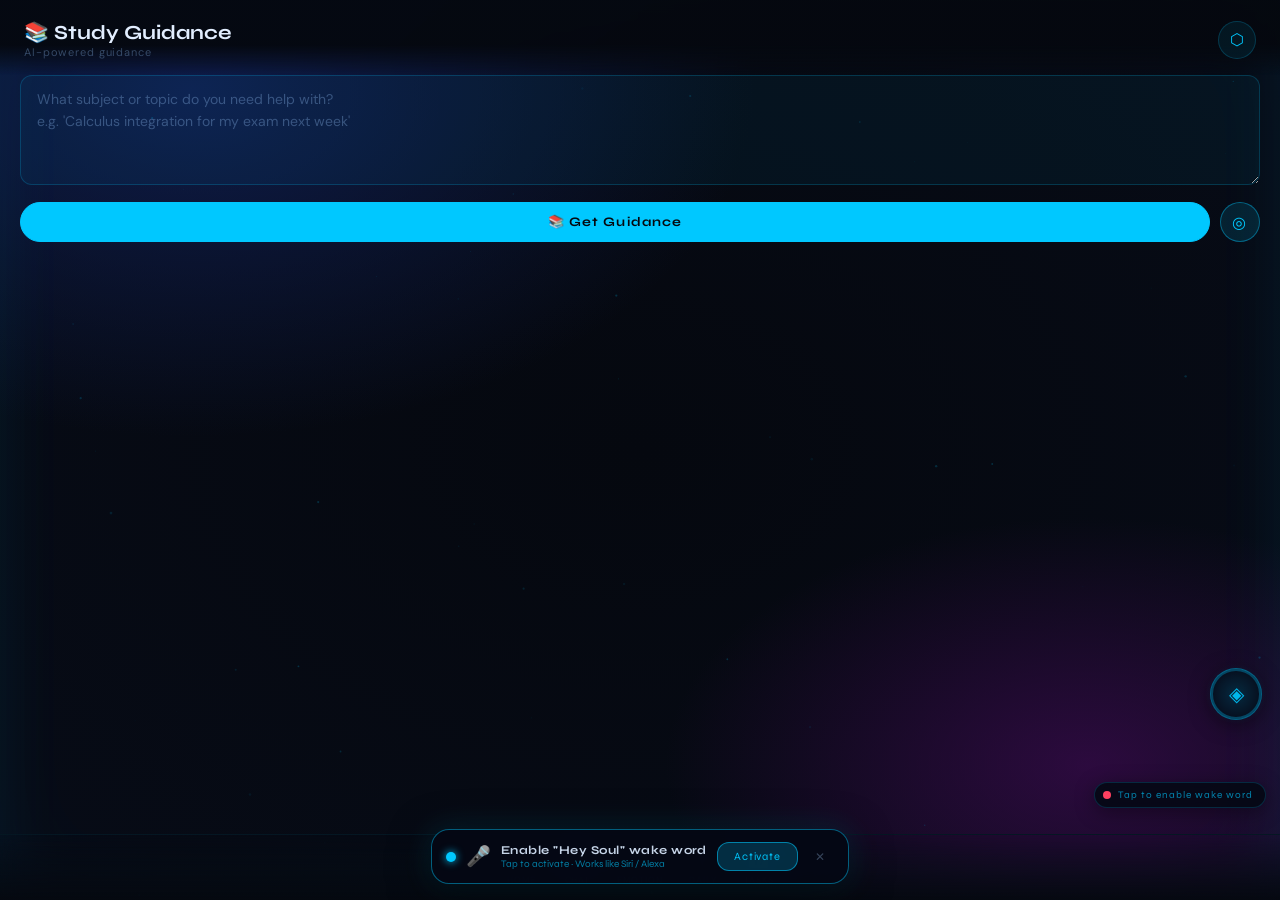
<file: pages/study.html>
<!DOCTYPE html>
<html lang="en">
<head>
<meta charset="UTF-8"/><meta name="viewport" content="width=device-width, initial-scale=1.0"/>
<title>Study Guidance — MySoul AI</title>
<link href="https://fonts.googleapis.com/css2?family=Syne:wght@400;600;700;800&family=DM+Sans:wght@300;400;500&family=JetBrains+Mono:wght@300;400&display=swap" rel="stylesheet"/>
<link rel="stylesheet" href="../modules/soul-os.css"/>
<style>
.page-input-section{padding:0 20px 20px}
.result-section{padding:0 20px 20px;display:none;animation:os-fade-up .5s ease}
.result-section.show{display:block}
.result-card{padding:20px;border-radius:18px;background:rgba(0,200,255,.06);border:1px solid rgba(0,200,255,.2);margin-bottom:16px}
.result-title{font-family:var(--f-display);font-size:13px;letter-spacing:.1em;color:rgb(0,200,255);margin-bottom:10px}
.result-body{font-size:14px;color:var(--text-1);line-height:1.75}
.steps-list{counter-reset:steps}
.step-item{display:flex;gap:12px;margin-bottom:14px;align-items:flex-start}
.step-num{width:28px;height:28px;border-radius:50%;background:rgba(0,200,255,.15);border:1px solid rgba(0,200,255,.4);color:rgb(0,200,255);font-family:var(--f-display);font-size:12px;font-weight:700;display:flex;align-items:center;justify-content:center;flex-shrink:0}
.step-text{font-size:14px;color:var(--text-1);line-height:1.6;padding-top:4px}
</style>
</head>
<body>
<div class="os-bg"></div>
<canvas class="os-bg-canvas" id="bgCanvas"></canvas>
<div class="os-page">
  <div class="os-page-header">
    <div>
      <div class="os-page-title">📚 Study Guidance</div>
      <div class="os-page-subtitle">AI-powered guidance</div>
    </div>
    <a href="launcher.html" class="os-back-btn">⬡</a>
  </div>
  <div class="page-input-section">
    <textarea class="os-input os-textarea" id="pageInput" placeholder="What subject or topic do you need help with?&#10;e.g. 'Calculus integration for my exam next week'" style="min-height:110px;line-height:1.6"></textarea>
    <div style="display:flex;gap:10px;margin-top:12px">
      <button class="os-btn os-btn-solid" id="pageSubmit" style="flex:1">📚 Get Guidance</button>
      <button class="os-btn os-btn-icon" id="pageVoice">◎</button>
    </div>
  </div>
  <div class="result-section" id="resultSection">
    <div class="result-card">
      <div class="result-title">◈ Soul Guidance</div>
      <div class="result-body" id="resultBody"></div>
    </div>
  </div>
</div>
<nav class="os-nav" id="osNav"></nav>
<script src="../modules/auto-voice-trigger.js"></script>
<script src="../modules/soul-features.js"></script>
<script src="../modules/page-shell.js"></script>
<script>
buildNav('');buildParticles('bgCanvas','60','0,200,255');
async function submit(){
  const t=document.getElementById('pageInput').value.trim();
  if(!t){showToast('Please enter something','error');return;}
  const section=document.getElementById('resultSection');
  const body=document.getElementById('resultBody');
  section.classList.add('show');
  setLoading(body,true,'Generating guidance…');
  const res=await soulAPI(t,'STUDY_GUIDANCE');
  body.innerHTML=formatResponse(res.response||'I\'m here to help. Please try again in a moment.');
}
document.getElementById('pageSubmit').addEventListener('click',submit);
document.getElementById('pageInput').addEventListener('keydown',e=>{if(e.key==='Enter'&&e.ctrlKey)submit();});
document.getElementById('pageVoice').addEventListener('click',()=>{
  VoiceSystem.show();
  VoiceSystem.onTranscript(t=>{document.getElementById('pageInput').value=t;VoiceSystem.hide();submit();});
});
</script>
</body>
</html>
</file>
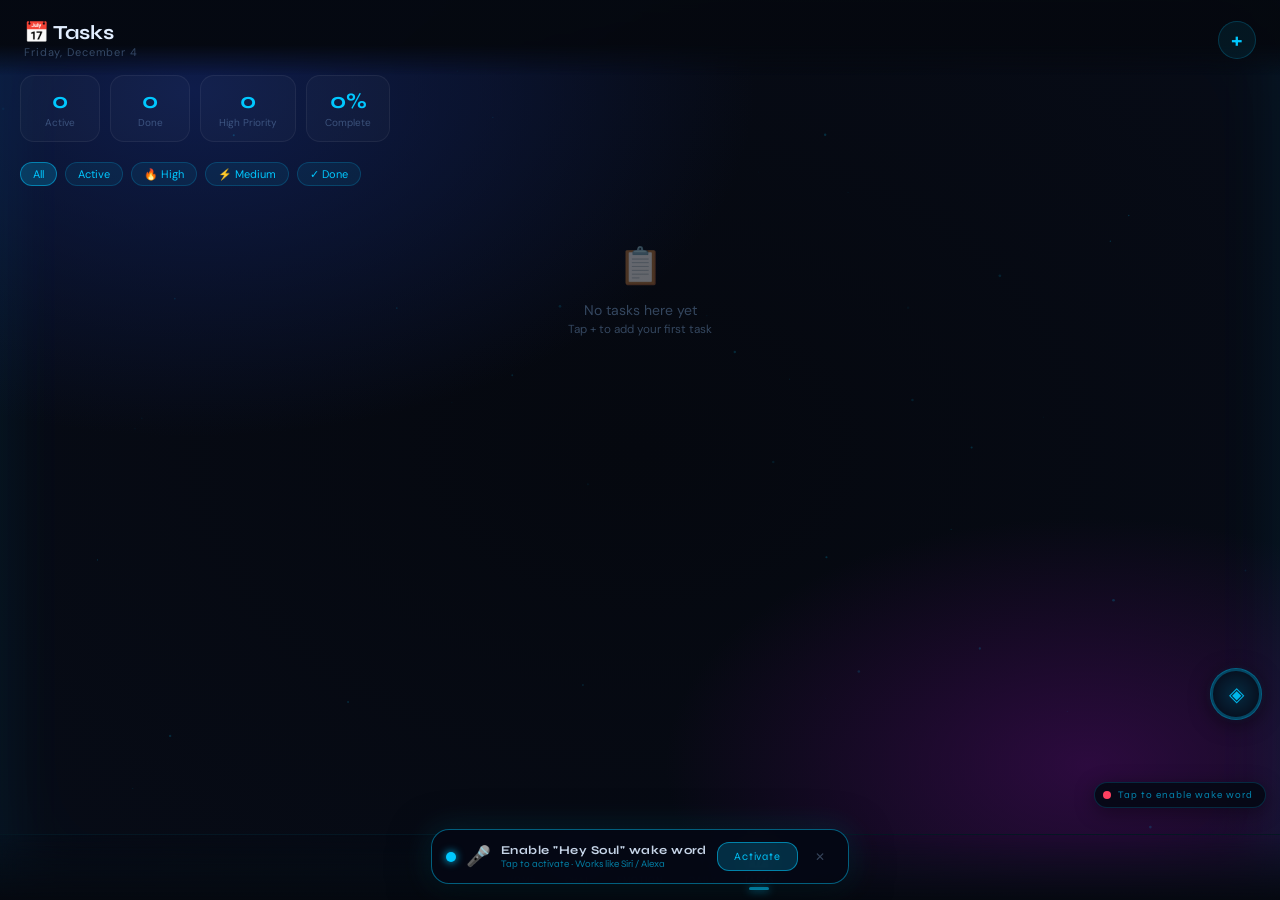
<file: pages/tasks.html>
<!DOCTYPE html>
<html lang="en">
<head>
<meta charset="UTF-8"/><meta name="viewport" content="width=device-width, initial-scale=1.0"/>
<title>Tasks & Schedule — MySoul AI</title>
<link href="https://fonts.googleapis.com/css2?family=Syne:wght@400;600;700;800&family=DM+Sans:wght@300;400;500&family=JetBrains+Mono:wght@300;400&display=swap" rel="stylesheet"/>
<link rel="stylesheet" href="../modules/soul-os.css"/>
<style>
.task-add-bar{padding:0 20px 16px;display:flex;gap:10px}
.task-filters{display:flex;gap:8px;padding:0 20px 16px;overflow-x:auto;scrollbar-width:none}
.task-filters::-webkit-scrollbar{display:none}
.tasks-section{padding:0 20px}
.task-item{display:flex;align-items:center;gap:12px;padding:14px 16px;border-radius:16px;background:rgba(255,255,255,.025);border:1px solid rgba(255,255,255,.06);margin-bottom:8px;transition:all .3s ease;animation:os-fade-up .4s ease both}
.task-item:hover{background:rgba(0,200,255,.04);border-color:rgba(0,200,255,.14)}
.task-item.done{opacity:.5}
.task-item.done .task-text{text-decoration:line-through}
.task-check{width:22px;height:22px;border-radius:50%;border:2px solid;flex-shrink:0;cursor:pointer;display:flex;align-items:center;justify-content:center;font-size:10px;transition:all .2s ease}
.task-check.p-high{border-color:#ff4060;color:#ff4060}
.task-check.p-medium{border-color:#ffe040;color:#ffe040}
.task-check.p-low{border-color:#38f098;color:#38f098}
.task-item.done .task-check{background:rgba(56,240,152,.2);border-color:#38f098;color:#38f098}
.task-body{flex:1}
.task-text{font-size:14px;color:var(--text-1)}
.task-meta{display:flex;gap:8px;margin-top:3px;font-size:10px;color:var(--text-3)}
.task-del{color:var(--text-3);cursor:pointer;padding:4px;border-radius:6px;transition:all .2s ease;font-size:13px}
.task-del:hover{color:#ff4060;background:rgba(255,64,96,.1)}
.priority-dot{width:8px;height:8px;border-radius:50%;flex-shrink:0}
.p-dot-high{background:#ff4060;box-shadow:0 0 6px #ff4060}
.p-dot-medium{background:#ffe040;box-shadow:0 0 6px #ffe040}
.p-dot-low{background:#38f098;box-shadow:0 0 6px #38f098}

.add-modal{position:fixed;bottom:0;left:0;right:0;z-index:9900;padding:20px;background:rgba(6,10,24,.95);border-top:1px solid rgba(0,200,255,.2);border-radius:20px 20px 0 0;backdrop-filter:blur(24px);transform:translateY(100%);transition:transform .4s var(--ease-spring);display:flex;flex-direction:column;gap:12px}
.add-modal.open{transform:translateY(0)}
.add-modal-header{display:flex;justify-content:space-between;align-items:center}
.add-modal-title{font-family:var(--f-display);font-size:15px;color:var(--text-1)}
.priority-btns{display:flex;gap:8px}
.pri-btn{padding:6px 14px;border-radius:10px;font-size:12px;cursor:pointer;border:1px solid;transition:all .2s ease;font-family:var(--f-display)}
.pri-btn.active{opacity:1}
.stats-bar{display:flex;gap:10px;padding:0 20px 20px;overflow-x:auto;scrollbar-width:none}
.stats-bar::-webkit-scrollbar{display:none}
.stat-card{flex-shrink:0;padding:12px 18px;border-radius:14px;background:rgba(255,255,255,.025);border:1px solid rgba(255,255,255,.06);text-align:center;min-width:80px}
.stat-val{font-family:var(--f-display);font-size:22px;font-weight:700;color:var(--ec)}
.stat-lbl{font-size:10px;color:var(--text-3);margin-top:2px}
.empty-state{text-align:center;padding:40px 20px;color:var(--text-3);font-size:14px}
.empty-icon{font-size:36px;margin-bottom:12px;display:block}
</style>
</head>
<body>
<div class="os-bg"></div>
<canvas class="os-bg-canvas" id="bgCanvas"></canvas>
<div class="os-page">
  <div class="os-page-header">
    <div>
      <div class="os-page-title">📅 Tasks</div>
      <div class="os-page-subtitle" id="todayLabel">Today</div>
    </div>
    <button class="os-back-btn" onclick="openAdd()" style="font-size:20px;font-weight:700">+</button>
  </div>

  <div class="stats-bar" id="statsBar"></div>

  <div class="task-filters" id="taskFilters">
    <button class="os-chip active" data-f="all">All</button>
    <button class="os-chip" data-f="active" style="--chip-rgb:0,200,255">Active</button>
    <button class="os-chip" data-f="high" style="--chip-rgb:255,64,96">🔥 High</button>
    <button class="os-chip" data-f="medium" style="--chip-rgb:255,224,64">⚡ Medium</button>
    <button class="os-chip" data-f="done" style="--chip-rgb:56,240,152">✓ Done</button>
  </div>

  <div class="tasks-section" id="taskList"></div>
</div>

<!-- Add Modal -->
<div class="add-modal" id="addModal">
  <div class="add-modal-header">
    <div class="add-modal-title">New Task</div>
    <button class="os-btn os-btn-sm" onclick="closeAdd()">✕</button>
  </div>
  <input class="os-input" id="addInput" placeholder="What needs to be done?" autocomplete="off"/>
  <div style="display:flex;gap:8px;align-items:center">
    <span style="font-size:11px;color:var(--text-3);letter-spacing:.1em">PRIORITY</span>
    <div class="priority-btns">
      <button class="pri-btn active" data-p="low" style="border-color:#38f098;color:#38f098;background:rgba(56,240,152,.1)">Low</button>
      <button class="pri-btn" data-p="medium" style="border-color:#ffe040;color:#ffe040;background:rgba(255,224,64,.06)">Medium</button>
      <button class="pri-btn" data-p="high" style="border-color:#ff4060;color:#ff4060;background:rgba(255,64,96,.06)">High</button>
    </div>
  </div>
  <button class="os-btn os-btn-solid" id="saveTaskBtn">Add Task ↑</button>
</div>

<nav class="os-nav" id="osNav"></nav>
<script src="../modules/auto-voice-trigger.js"></script>
<script src="../modules/soul-features.js"></script>
<script src="../modules/page-shell.js"></script>
<script>
buildNav('tasks');
buildParticles('bgCanvas');
document.getElementById('todayLabel').textContent=new Date().toLocaleDateString('en-US',{weekday:'long',month:'long',day:'numeric'});

const KEY='ms_tasks';
let _filter='all';
let _selPriority='low';

function loadTasks(){try{return JSON.parse(localStorage.getItem(KEY)||'[]');}catch{return[];}}
function saveTasks(t){localStorage.setItem(KEY,JSON.stringify(t));}

function renderStats(){
  const t=loadTasks();
  const done=t.filter(x=>x.done).length;
  const active=t.filter(x=>!x.done).length;
  const high=t.filter(x=>!x.done&&x.priority==='high').length;
  document.getElementById('statsBar').innerHTML=`
    <div class="stat-card"><div class="stat-val">${active}</div><div class="stat-lbl">Active</div></div>
    <div class="stat-card"><div class="stat-val">${done}</div><div class="stat-lbl">Done</div></div>
    <div class="stat-card"><div class="stat-val">${high}</div><div class="stat-lbl">High Priority</div></div>
    <div class="stat-card"><div class="stat-val">${Math.round(t.length?done/t.length*100:0)}%</div><div class="stat-lbl">Complete</div></div>
  `;
}

function render(){
  let tasks=loadTasks();
  if(_filter==='active') tasks=tasks.filter(t=>!t.done);
  else if(_filter==='done') tasks=tasks.filter(t=>t.done);
  else if(_filter==='high') tasks=tasks.filter(t=>t.priority==='high'&&!t.done);
  else if(_filter==='medium') tasks=tasks.filter(t=>t.priority==='medium'&&!t.done);
  
  const el=document.getElementById('taskList');
  if(!tasks.length){
    el.innerHTML='<div class="empty-state"><span class="empty-icon">📋</span>No tasks here yet<br><small>Tap + to add your first task</small></div>';
    return;
  }
  // Sort: high first, then medium, then low, done last
  const order={high:0,medium:1,low:2};
  tasks.sort((a,b)=>a.done===b.done?(order[a.priority]||2)-(order[b.priority]||2):a.done?1:-1);
  el.innerHTML=tasks.map((t,i)=>`
    <div class="task-item ${t.done?'done':''}" style="animation-delay:${i*.04}s">
      <button class="task-check p-${t.priority}" onclick="toggleTask(${t.id})">${t.done?'✓':''}</button>
      <div class="priority-dot p-dot-${t.priority}"></div>
      <div class="task-body">
        <div class="task-text">${esc(t.text)}</div>
        <div class="task-meta">
          <span>${t.priority} priority</span>
          <span>${new Date(t.id).toLocaleTimeString('en-US',{hour:'2-digit',minute:'2-digit'})}</span>
        </div>
      </div>
      <button class="task-del" onclick="deleteTask(${t.id})">✕</button>
    </div>
  `).join('');
}

function toggleTask(id){const t=loadTasks().map(x=>x.id===id?{...x,done:!x.done}:x);saveTasks(t);render();renderStats();}
function deleteTask(id){saveTasks(loadTasks().filter(x=>x.id!==id));render();renderStats();}
function esc(s){return(s||'').replace(/&/g,'&amp;').replace(/</g,'&lt;');}

// Filters
document.getElementById('taskFilters').querySelectorAll('.os-chip').forEach(b=>{
  b.addEventListener('click',()=>{
    document.querySelectorAll('.os-chip').forEach(x=>x.classList.remove('active'));
    b.classList.add('active');
    _filter=b.dataset.f; render();
  });
});

// Add modal
function openAdd(){document.getElementById('addModal').classList.add('open');document.getElementById('addInput').focus();}
function closeAdd(){document.getElementById('addModal').classList.remove('open');document.getElementById('addInput').value='';}

document.querySelectorAll('.pri-btn').forEach(b=>{
  b.addEventListener('click',()=>{
    document.querySelectorAll('.pri-btn').forEach(x=>{x.style.opacity='.5';x.style.fontWeight='400';});
    b.style.opacity='1'; b.style.fontWeight='700';
    _selPriority=b.dataset.p;
  });
});

document.getElementById('saveTaskBtn').addEventListener('click',()=>{
  const text=document.getElementById('addInput').value.trim();
  if(!text) return;
  const tasks=loadTasks();
  tasks.unshift({id:Date.now(),text,priority:_selPriority,done:false});
  saveTasks(tasks); closeAdd(); render(); renderStats();
  showToast('Task added','success');
});
document.getElementById('addInput').addEventListener('keydown',e=>{if(e.key==='Enter')document.getElementById('saveTaskBtn').click();});

renderStats(); render();
window.toggleTask=toggleTask; window.deleteTask=deleteTask; window.openAdd=openAdd; window.closeAdd=closeAdd;
</script>
</body>
</html>
</file>
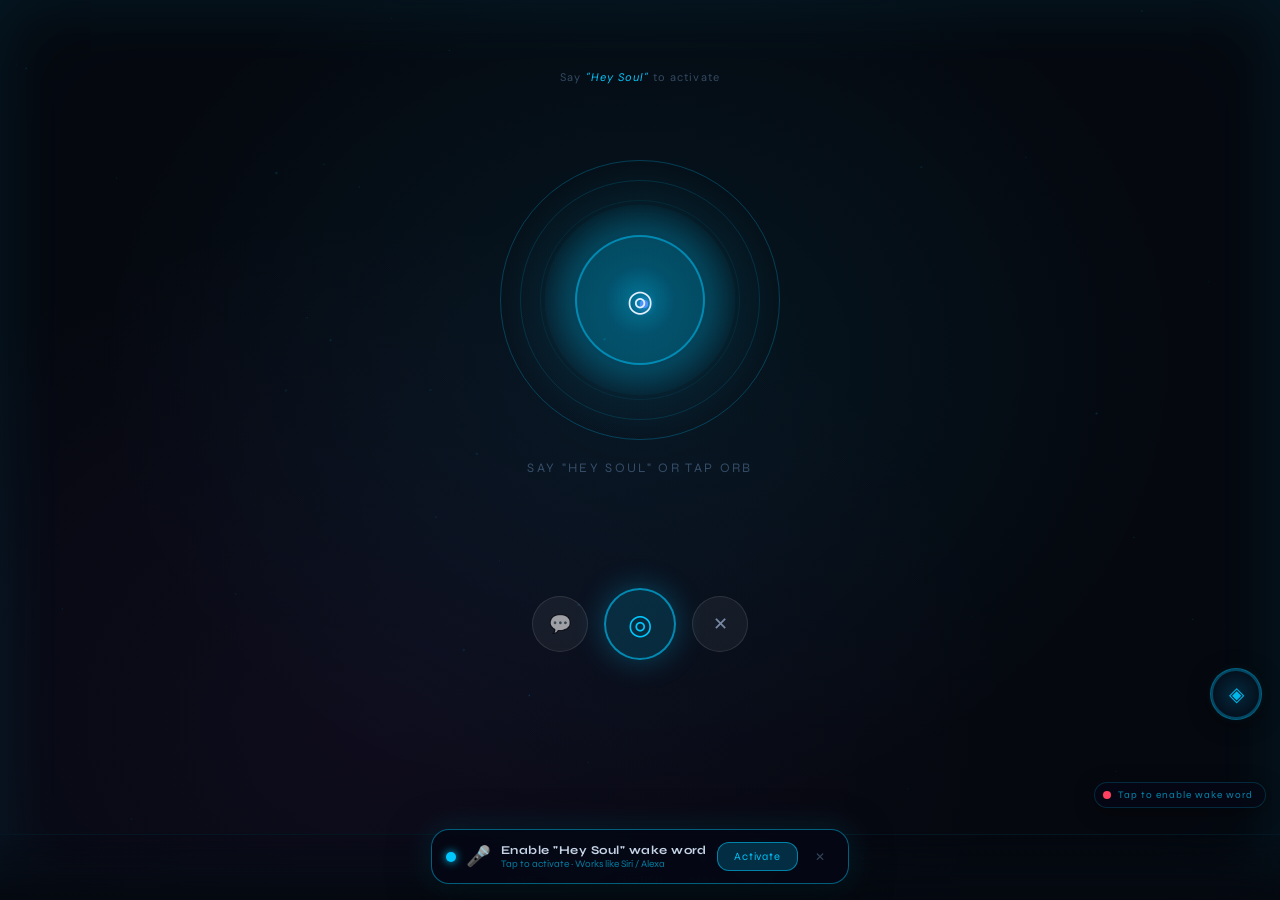
<file: pages/voice.html>
<!DOCTYPE html>
<html lang="en">
<head>
<meta charset="UTF-8"/><meta name="viewport" content="width=device-width, initial-scale=1.0"/>
<title>Voice Companion — MySoul AI</title>
<link href="https://fonts.googleapis.com/css2?family=Syne:wght@400;600;700;800&family=DM+Sans:wght@300;400;500&family=JetBrains+Mono:wght@300;400&display=swap" rel="stylesheet"/>
<link rel="stylesheet" href="../modules/soul-os.css"/>
<style>
body{overflow:hidden}
.vc-bg{position:fixed;inset:0;z-index:0;background:radial-gradient(ellipse at 50% 40%,rgba(0,200,255,.08) 0%,transparent 60%),radial-gradient(ellipse at 30% 80%,rgba(168,85,247,.06) 0%,transparent 50%),#05080f;transition:background 1.5s ease}
.vc-page{position:fixed;inset:0;z-index:2;display:flex;flex-direction:column;align-items:center;justify-content:center;gap:0;padding:0 20px 80px}

/* Orb system */
.vc-orb-system{position:relative;width:280px;height:280px;flex-shrink:0;margin-bottom:20px}
.vc-ring{position:absolute;border-radius:50%;border:1px solid;transition:all 1s ease;pointer-events:none}
.vc-ring-1{inset:0;border-color:rgba(var(--ec-rgb),.25);animation:vcRing1 10s linear infinite}
.vc-ring-2{inset:20px;border-color:rgba(var(--ec-rgb),.15);animation:vcRing1 15s linear infinite reverse}
.vc-ring-3{inset:40px;border-color:rgba(var(--ec-rgb),.08);animation:vcRing1 20s linear infinite}
@keyframes vcRing1{to{transform:rotate(360deg)}}
.vc-glow{position:absolute;inset:-20px;border-radius:50%;background:radial-gradient(circle,rgba(var(--ec-rgb),.18) 0%,transparent 60%);transition:all 1s ease;animation:vcGlow 4s ease-in-out infinite}
@keyframes vcGlow{0%,100%{opacity:.6}50%{opacity:1}}
.vc-canvas{position:absolute;inset:0;border-radius:50%;pointer-events:none;z-index:1}
.vc-orb{position:absolute;top:50%;left:50%;transform:translate(-50%,-50%);width:130px;height:130px;border-radius:50%;background:rgba(var(--ec-rgb),.07);border:2px solid rgba(var(--ec-rgb),.5);display:flex;align-items:center;justify-content:center;z-index:2;animation:vcOrbBreath 3.5s ease-in-out infinite;transition:all .8s ease;cursor:pointer}
.vc-orb:hover{transform:translate(-50%,-50%) scale(1.06);box-shadow:0 0 60px rgba(var(--ec-rgb),.6)}
.vc-orb-inner{width:70px;height:70px;border-radius:50%;background:radial-gradient(circle,rgba(var(--ec-rgb),.25) 0%,transparent 70%);display:flex;align-items:center;justify-content:center;font-size:30px}
@keyframes vcOrbBreath{0%,100%{box-shadow:0 0 40px rgba(var(--ec-rgb),.3)}50%{box-shadow:0 0 80px rgba(var(--ec-rgb),.65)}}
.vc-state-listening .vc-orb{animation:vcListen .55s ease-in-out infinite alternate;border-color:rgba(var(--ec-rgb),.9)}
@keyframes vcListen{from{transform:translate(-50%,-50%) scale(1)}to{transform:translate(-50%,-50%) scale(1.14)}}
.vc-state-thinking .vc-orb{border-color:rgba(168,85,247,.8);animation:vcThink 1.3s ease-in-out infinite}
@keyframes vcThink{0%,100%{box-shadow:0 0 30px rgba(168,85,247,.4)}50%{box-shadow:0 0 80px rgba(168,85,247,.9)}}
.vc-state-speaking .vc-orb{border-color:rgba(255,224,64,.7);animation:vcSpeak .4s ease-in-out infinite alternate}
@keyframes vcSpeak{from{transform:translate(-50%,-50%) scale(1)}to{transform:translate(-50%,-50%) scale(1.1)}}

/* Orbit particles */
.vc-orbit{position:absolute;top:50%;left:50%;width:8px;height:8px;border-radius:50%;background:var(--ec);box-shadow:0 0 10px var(--ec);pointer-events:none}
.vc-orbit-1{animation:vcOrbit1 6s linear infinite;transform-origin:-120px 0}
.vc-orbit-2{animation:vcOrbit1 9s linear infinite reverse;transform-origin:-145px 0}
@keyframes vcOrbit1{from{transform:translate(-50%,-50%) rotate(0deg) translateX(120px)}to{transform:translate(-50%,-50%) rotate(360deg) translateX(120px)}}

/* Labels */
.vc-state-label{font-family:var(--f-display);font-size:13px;letter-spacing:.18em;text-transform:uppercase;color:var(--text-3);transition:all .5s ease;margin-bottom:8px;min-height:20px;text-align:center}
.vc-transcript{font-size:16px;color:var(--text-1);text-align:center;max-width:400px;min-height:24px;line-height:1.5;transition:all .4s ease;margin-bottom:20px}

/* Equalizer */
.vc-eq{display:flex;align-items:flex-end;gap:4px;height:40px;margin-bottom:16px;opacity:0;transition:opacity .4s ease}
.vc-eq.show{opacity:1}
.vc-eq-bar{width:4px;background:var(--ec);border-radius:3px;animation:vcEqBar .5s ease-in-out infinite alternate}
@keyframes vcEqBar{from{height:4px;opacity:.3}to{height:32px;opacity:1}}

/* Controls */
.vc-controls{display:flex;gap:16px;align-items:center}
.vc-ctrl-btn{width:56px;height:56px;border-radius:50%;display:flex;align-items:center;justify-content:center;cursor:pointer;transition:all .3s ease;font-size:18px}
.vc-main-btn{width:72px;height:72px;background:rgba(var(--ec-rgb),.15);border:2px solid rgba(var(--ec-rgb),.6);color:var(--ec);font-size:28px;box-shadow:0 0 30px rgba(var(--ec-rgb),.3)}
.vc-main-btn:hover{background:rgba(var(--ec-rgb),.28);transform:scale(1.08);box-shadow:0 0 50px rgba(var(--ec-rgb),.6)}
.vc-ctrl-sm{background:rgba(255,255,255,.05);border:1px solid rgba(255,255,255,.1);color:var(--text-2)}
.vc-ctrl-sm:hover{background:rgba(255,255,255,.1);color:var(--ec)}

/* Chat history strip */
.vc-chat{position:fixed;bottom:90px;left:0;right:0;z-index:3;max-height:160px;overflow-y:auto;padding:0 20px;scrollbar-width:none;display:flex;flex-direction:column;gap:6px}
.vc-chat::-webkit-scrollbar{display:none}
.vc-msg{padding:10px 14px;border-radius:12px;font-size:13px;line-height:1.5;max-width:85%;animation:os-fade-up .3s ease}
.vc-msg-user{background:rgba(var(--ec-rgb),.1);border:1px solid rgba(var(--ec-rgb),.2);align-self:flex-end;color:var(--ec)}
.vc-msg-ai{background:rgba(255,255,255,.04);border:1px solid rgba(255,255,255,.07);align-self:flex-start;color:var(--text-2)}

.vc-wake-hint{position:fixed;top:70px;left:50%;transform:translateX(-50%);font-size:11px;color:var(--text-3);letter-spacing:.1em;text-align:center}
</style>
</head>
<body>
<div class="vc-bg" id="vcBg"></div>
<canvas style="position:fixed;inset:0;z-index:1;opacity:.4" id="bgCanvas"></canvas>

<div class="vc-page" id="vcPage">
  <div class="vc-orb-system">
    <div class="vc-ring vc-ring-1"></div>
    <div class="vc-ring vc-ring-2"></div>
    <div class="vc-ring vc-ring-3"></div>
    <div class="vc-glow"></div>
    <canvas class="vc-canvas" id="vcCanvas" width="280" height="280"></canvas>
    <div class="vc-orbit vc-orbit-1"></div>
    <div class="vc-orbit vc-orbit-2" style="background:rgba(168,85,247,.8);box-shadow:0 0 8px rgba(168,85,247,.8)"></div>
    <div class="vc-orb" id="vcOrb" onclick="toggleListening()">
      <div class="vc-orb-inner" id="vcOrbInner">◎</div>
    </div>
  </div>

  <div class="vc-state-label" id="vcStateLabel">Say "Hey Soul" or tap orb</div>
  <div class="vc-transcript" id="vcTranscript"></div>
  <div class="vc-eq" id="vcEq">
    <div class="vc-eq-bar" style="animation-delay:0.00s"></div><div class="vc-eq-bar" style="animation-delay:0.05s"></div><div class="vc-eq-bar" style="animation-delay:0.10s"></div><div class="vc-eq-bar" style="animation-delay:0.15s"></div><div class="vc-eq-bar" style="animation-delay:0.20s"></div><div class="vc-eq-bar" style="animation-delay:0.25s"></div><div class="vc-eq-bar" style="animation-delay:0.30s"></div><div class="vc-eq-bar" style="animation-delay:0.35s"></div><div class="vc-eq-bar" style="animation-delay:0.40s"></div><div class="vc-eq-bar" style="animation-delay:0.45s"></div><div class="vc-eq-bar" style="animation-delay:0.50s"></div><div class="vc-eq-bar" style="animation-delay:0.55s"></div><div class="vc-eq-bar" style="animation-delay:0.60s"></div><div class="vc-eq-bar" style="animation-delay:0.65s"></div><div class="vc-eq-bar" style="animation-delay:0.70s"></div><div class="vc-eq-bar" style="animation-delay:0.75s"></div><div class="vc-eq-bar" style="animation-delay:0.80s"></div><div class="vc-eq-bar" style="animation-delay:0.85s"></div>
  </div>

  <div class="vc-controls">
    <button class="vc-ctrl-btn vc-ctrl-sm" onclick="location.href='../index.html'" title="Go to Chat">💬</button>
    <button class="vc-ctrl-btn vc-main-btn" id="vcMainBtn" onclick="toggleListening()">◎</button>
    <button class="vc-ctrl-btn vc-ctrl-sm" onclick="clearMessages()" title="Clear">✕</button>
  </div>
</div>

<div class="vc-wake-hint">Say <em style="color:var(--ec)">"Hey Soul"</em> to activate</div>

<div class="vc-chat" id="vcChat"></div>
<nav class="os-nav" id="osNav"></nav>

<script src="../scripts/soul-core.js"></script>
<script src="../modules/auto-voice-trigger.js"></script>
<script src="../modules/soul-features.js"></script>
<script src="../modules/page-shell.js"></script>
<script>
buildNav('');
buildParticles('bgCanvas');

/* ── Restore last mood colour so --ec and --ec-rgb are correct on this page ── */
(function() {
  const MOOD_COL = {
    neutral:'#00c8ff', joy:'#ffe040', happy:'#ffe040', calm:'#38f098',
    sad:'#00c8ff', angry:'#ffe040', stressed:'#ffe040', fear:'#00c8ff',
    love:'#38f098', surprised:'#ffe040', distress:'#00c8ff',
    anxious:'#00c8ff', academic:'#38f098'
  };
  function hexRgb(h){h=h.replace('#','');return parseInt(h.slice(0,2),16)+','+parseInt(h.slice(2,4),16)+','+parseInt(h.slice(4,6),16);}
  const emo = localStorage.getItem('ms_last_mood_emotion') || 'neutral';
  const col = MOOD_COL[emo] || '#00c8ff';
  document.documentElement.style.setProperty('--ec', col);
  document.documentElement.style.setProperty('--ec-rgb', hexRgb(col));

  /* Update wake hint to show custom AI nickname if set */
  const nick = localStorage.getItem('ms_ai_nick') || '';
  const wakeEl = document.querySelector('.vc-wake-hint');
  if (wakeEl && nick) {
    wakeEl.innerHTML = 'Say <em style="color:var(--ec)">"Hey ' + nick + '"</em> or tap orb to activate';
  }
})();

let _state='idle', _rec=null, _analyser=null, _audioCtx=null, _dataArr=null, _stream=null, _animFrame=null;
const canvas=document.getElementById('vcCanvas'), ctx=canvas.getContext('2d');

function setState(s){
  _state=s;
  const page=document.getElementById('vcPage');
  const lbl=document.getElementById('vcStateLabel');
  const btn=document.getElementById('vcMainBtn');
  const eq=document.getElementById('vcEq');
  const inner=document.getElementById('vcOrbInner');
  ['idle','listening','thinking','speaking'].forEach(c=>page.classList.remove('vc-state-'+c));
  page.classList.add('vc-state-'+s);
  const labels={idle:'Tap orb or say "Hey Soul"',listening:'Listening…',thinking:'Thinking…',speaking:'Speaking…'};
  lbl.textContent=labels[s]||s;
  btn.textContent=s==='listening'?'■':'◎';
  inner.textContent=s==='thinking'?'…':s==='speaking'?'♪':'◎';
  eq.classList.toggle('show', s==='speaking');
}

async function startListen(){
  setState('listening');
  try{
    _stream=await navigator.mediaDevices.getUserMedia({audio:true});
    _audioCtx=new(window.AudioContext||window.webkitAudioContext)();
    const src=_audioCtx.createMediaStreamSource(_stream);
    _analyser=_audioCtx.createAnalyser();_analyser.fftSize=512;
    src.connect(_analyser);_dataArr=new Uint8Array(_analyser.frequencyBinCount);
  }catch(e){}
  drawWave();
  const SR=window.SpeechRecognition||window.webkitSpeechRecognition;
  if(!SR){setTimeout(()=>{addMsg('user','I need some guidance today.');handleTranscript('I need some guidance today.');},1800);return;}
  _rec=new SR();_rec.continuous=false;_rec.interimResults=true;_rec.lang='en-US';
  let _sil=null;
  _rec.onresult=e=>{
    let fin='',tmp='';
    for(let i=e.resultIndex;i<e.results.length;i++){const t=e.results[i][0].transcript;if(e.results[i].isFinal)fin+=t;else tmp+=t;}
    if(fin||tmp)document.getElementById('vcTranscript').textContent=fin||tmp;
    clearTimeout(_sil);
    if(fin){stopListen();addMsg('user',fin.trim());handleTranscript(fin.trim());}
    else _sil=setTimeout(()=>{if(_state==='listening')stopListen();},3000);
  };
  _rec.onerror=()=>stopListen();
  _rec.onend=()=>{if(_state==='listening')setState('idle');};
  try{_rec.start();}catch(e){setState('idle');}
}

function stopListen(){
  _stream?.getTracks().forEach(t=>t.stop());
  _audioCtx?.close().catch(()=>{});
  _analyser=null;_audioCtx=null;_dataArr=null;_stream=null;
  try{_rec?.stop();}catch(e){}
}

async function handleTranscript(text){
  setState('thinking');
  const res=await soulAPI(text,'VOICE_COMPANION');
  const reply=res.response||"I'm here with you.";
  /* Apply mood colour from response emotion */
  if (res.emotion) {
    const MOOD_COL={neutral:'#00c8ff',joy:'#ffe040',happy:'#ffe040',calm:'#38f098',sad:'#00c8ff',angry:'#ffe040',stressed:'#ffe040',fear:'#00c8ff',love:'#38f098',surprised:'#ffe040',distress:'#00c8ff',anxious:'#00c8ff',academic:'#38f098'};
    const col=MOOD_COL[res.emotion]||'#00c8ff';
    const h=col.replace('#','');
    document.documentElement.style.setProperty('--ec',col);
    document.documentElement.style.setProperty('--ec-rgb',parseInt(h.slice(0,2),16)+','+parseInt(h.slice(2,4),16)+','+parseInt(h.slice(4,6),16));
    try{localStorage.setItem('ms_last_mood_emotion',res.emotion);localStorage.setItem('ms_last_mood_col',col);}catch(e){}
  }
  setState('speaking');
  addMsg('ai',reply);
  document.getElementById('vcTranscript').textContent='';
  if('speechSynthesis' in window){
    const u=new SpeechSynthesisUtterance(reply.slice(0,300));
    u.rate=0.9;u.pitch=1.05;
    u.onend=()=>setState('idle');
    speechSynthesis.speak(u);
  } else { setTimeout(()=>setState('idle'),3000); }
}

function toggleListening(){
  SoulCore?.SFX?.click?.();
  if(_state==='listening'||_state==='thinking'||_state==='speaking'){
    stopListen(); speechSynthesis.cancel(); setState('idle');
  } else { startListen(); }
}

function drawWave(){
  cancelAnimationFrame(_animFrame);
  const W=280,H=280,cx=140,cy=140;
  ctx.clearRect(0,0,W,H);
  if(_state==='listening'&&_analyser&&_dataArr){
    _analyser.getByteFrequencyData(_dataArr);
    for(let i=0;i<72;i++){
      const v=_dataArr[Math.floor(i*_dataArr.length/72)]/255;
      const a=(i/72)*Math.PI*2;
      const r2=90+v*55;
      ctx.beginPath();ctx.moveTo(cx+Math.cos(a)*82,cy+Math.sin(a)*82);
      ctx.lineTo(cx+Math.cos(a)*r2,cy+Math.sin(a)*r2);
      ctx.strokeStyle=`rgba(0,200,255,${.25+v*.75})`;ctx.lineWidth=2.5;ctx.stroke();
    }
  } else {
    const t=Date.now()/1000;
    const r=86+Math.sin(t*1.1)*7;
    const g=ctx.createRadialGradient(cx,cy,r-10,cx,cy,r+22);
    g.addColorStop(0,'rgba(0,200,255,.18)');g.addColorStop(1,'rgba(0,200,255,0)');
    ctx.beginPath();ctx.arc(cx,cy,r+15,0,Math.PI*2);ctx.fillStyle=g;ctx.fill();
  }
  _animFrame=requestAnimationFrame(drawWave);
}
drawWave();

function addMsg(role, text){
  const chat=document.getElementById('vcChat');
  const d=document.createElement('div');
  d.className='vc-msg vc-msg-'+role;
  d.textContent=text;
  chat.appendChild(d);
  chat.scrollTop=chat.scrollHeight;
}

function clearMessages(){document.getElementById('vcChat').innerHTML='';}

// Override VoiceSystem for this page
window.VoiceSystem={show:startListen,hide:stopListen,setState,onTranscript:()=>{}};
window.toggleListening=toggleListening; window.clearMessages=clearMessages;
</script>
</body>
</html>
</file>
<file: modules/soul-os.css>
/* ═══════════════════════════════════════════════════════════
   MySoul AI OS — Shared Design System
   modules/soul-os.css
═══════════════════════════════════════════════════════════ */

@import url('https://fonts.googleapis.com/css2?family=Syne:wght@400;600;700;800&family=DM+Sans:ital,wght@0,300;0,400;0,500;1,300&family=JetBrains+Mono:wght@300;400&display=swap');

/* ── Design Tokens ── */
:root {
  --ec:        #00c8ff;
  --ec-rgb:    0, 200, 255;
  --ec-dim:    rgba(0,200,255,0.18);
  --ec-ghost:  rgba(0,200,255,0.06);
  --void:      #05080f;
  --deep:      #080d1a;
  --surface:   rgba(10,15,30,0.75);
  --surface2:  rgba(15,22,44,0.60);
  --border:    rgba(0,200,255,0.14);
  --border2:   rgba(255,255,255,0.07);
  --text-1:    #e2eeff;
  --text-2:    rgba(190,215,255,0.58);
  --text-3:    rgba(130,170,220,0.38);
  --accent-y:  #ffe040;
  --accent-p:  #a855f7;
  --success:   #38f098;
  --danger:    #ff4060;
  --f-display: 'Syne', sans-serif;
  --f-body:    'DM Sans', sans-serif;
  --f-mono:    'JetBrains Mono', monospace;
  --ease-out-expo: cubic-bezier(0.16,1,0.3,1);
  --ease-spring:   cubic-bezier(0.34,1.56,0.64,1);
}

/* ── Reset ── */
*, *::before, *::after { box-sizing: border-box; margin: 0; padding: 0; }
html, body { width: 100%; height: 100%; }
body {
  font-family: var(--f-body);
  background: var(--void);
  color: var(--text-1);
  -webkit-font-smoothing: antialiased;
  overflow-x: hidden;
}
button { border: none; background: none; font-family: inherit; cursor: pointer; }
input, textarea, select { font-family: inherit; outline: none; }
a { text-decoration: none; color: inherit; }

/* ── Background ── */
.os-bg {
  position: fixed; inset: 0; z-index: 0; pointer-events: none;
  background:
    radial-gradient(ellipse 80% 70% at 15% 10%, rgba(15,30,80,0.9) 0%, transparent 55%),
    radial-gradient(ellipse 60% 50% at 85% 85%, rgba(60,10,80,0.7) 0%, transparent 55%),
    radial-gradient(ellipse 100% 100% at 50% 50%, #05080f 0%, #080d1a 100%);
}
.os-bg-canvas { position: fixed; inset: 0; z-index: 1; pointer-events: none; opacity: 0.5; }

/* ── Glass components ── */
.glass {
  background: var(--surface);
  backdrop-filter: blur(18px);
  -webkit-backdrop-filter: blur(18px);
  border: 1px solid var(--border);
  border-radius: 16px;
}
.glass-deep {
  background: rgba(8,12,26,0.88);
  backdrop-filter: blur(28px);
  -webkit-backdrop-filter: blur(28px);
  border: 1px solid var(--border);
  border-radius: 18px;
}
.glass-card {
  background: rgba(255,255,255,0.025);
  backdrop-filter: blur(12px);
  -webkit-backdrop-filter: blur(12px);
  border: 1px solid rgba(255,255,255,0.07);
  border-radius: 14px;
  transition: all 0.3s var(--ease-out-expo);
}
.glass-card:hover {
  background: rgba(var(--ec-rgb),0.06);
  border-color: rgba(var(--ec-rgb),0.22);
  transform: translateY(-2px);
  box-shadow: 0 8px 32px rgba(var(--ec-rgb),0.1);
}

/* ── Typography ── */
.os-h1 { font-family: var(--f-display); font-size: clamp(28px,4vw,48px); font-weight: 800; }
.os-h2 { font-family: var(--f-display); font-size: clamp(20px,2.5vw,32px); font-weight: 700; }
.os-h3 { font-family: var(--f-display); font-size: clamp(14px,1.8vw,20px); font-weight: 600; }
.os-label { font-family: var(--f-display); font-size: 11px; letter-spacing: 0.16em; text-transform: uppercase; color: var(--text-3); }
.os-mono  { font-family: var(--f-mono); }
.os-ec   { color: var(--ec); }
.os-y    { color: var(--accent-y); }
.os-p    { color: var(--accent-p); }

/* ── Buttons ── */
.os-btn {
  padding: 10px 24px; border-radius: 40px;
  font-family: var(--f-display); font-size: 13px; letter-spacing: 0.08em;
  background: rgba(var(--ec-rgb),0.12);
  border: 1px solid rgba(var(--ec-rgb),0.4);
  color: var(--ec);
  cursor: pointer;
  transition: all 0.3s var(--ease-out-expo);
  position: relative; overflow: hidden;
}
.os-btn:hover {
  background: rgba(var(--ec-rgb),0.25);
  box-shadow: 0 0 20px rgba(var(--ec-rgb),0.4);
  transform: scale(1.03);
}
.os-btn-solid {
  background: var(--ec);
  border-color: var(--ec);
  color: var(--void);
  font-weight: 700;
}
.os-btn-solid:hover { box-shadow: 0 0 28px rgba(var(--ec-rgb),0.7); }
.os-btn-y { border-color: var(--accent-y); color: var(--accent-y); }
.os-btn-y:hover { background: rgba(255,224,64,0.15); box-shadow: 0 0 20px rgba(255,224,64,0.35); }
.os-btn-p { border-color: var(--accent-p); color: var(--accent-p); }
.os-btn-sm { padding: 6px 16px; font-size: 11px; }
.os-btn-icon {
  width: 40px; height: 40px; border-radius: 50%; padding: 0;
  display: flex; align-items: center; justify-content: center;
  font-size: 16px;
}

/* ── Inputs ── */
.os-input {
  width: 100%; padding: 12px 16px;
  background: rgba(var(--ec-rgb),0.05);
  border: 1px solid rgba(var(--ec-rgb),0.2);
  border-radius: 12px;
  color: var(--text-1); font-size: 14px;
  transition: all 0.25s ease;
}
.os-input:focus {
  border-color: rgba(var(--ec-rgb),0.6);
  box-shadow: 0 0 16px rgba(var(--ec-rgb),0.15);
  background: rgba(var(--ec-rgb),0.08);
}
.os-input::placeholder { color: var(--text-3); }
.os-textarea { resize: vertical; min-height: 100px; line-height: 1.6; }
.os-select {
  appearance: none;
  background: rgba(var(--ec-rgb),0.05) url("data:image/svg+xml,%3Csvg xmlns='http://www.w3.org/2000/svg' viewBox='0 0 12 8'%3E%3Cpath d='M1 1l5 5 5-5' stroke='%2300c8ff' stroke-width='1.5' fill='none'/%3E%3C/svg%3E") no-repeat right 12px center / 12px;
  border: 1px solid rgba(var(--ec-rgb),0.2);
  border-radius: 12px;
  color: var(--text-1); font-size: 14px;
  padding: 10px 36px 10px 14px; cursor: pointer;
}

/* ── OS Navigation Bar ── */
.os-nav {
  position: fixed; bottom: 0; left: 0; right: 0;
  z-index: 8000;
  display: flex; align-items: center; justify-content: center;
  gap: 0;
  padding: 0 16px 8px;
  background: linear-gradient(to top, rgba(5,8,15,0.95) 0%, transparent 100%);
  backdrop-filter: blur(12px);
  -webkit-backdrop-filter: blur(12px);
  border-top: 1px solid rgba(var(--ec-rgb),0.08);
}
.os-nav-item {
  display: flex; flex-direction: column; align-items: center; gap: 3px;
  padding: 10px 12px 6px;
  cursor: pointer;
  color: var(--text-3);
  font-size: 9px; letter-spacing: 0.1em; text-transform: uppercase;
  transition: all 0.3s var(--ease-out-expo);
  border-radius: 14px;
  position: relative; min-width: 56px;
  text-decoration: none;
}
.os-nav-item .nav-icon {
  font-size: 20px; transition: all 0.3s var(--ease-spring);
  display: block;
}
.os-nav-item:hover { color: var(--ec); }
.os-nav-item:hover .nav-icon { transform: scale(1.15) translateY(-2px); }
.os-nav-item.active { color: var(--ec); }
.os-nav-item.active .nav-icon { filter: drop-shadow(0 0 6px var(--ec)); }
.os-nav-item.active::after {
  content: '';
  position: absolute; bottom: 2px; left: 50%; transform: translateX(-50%);
  width: 20px; height: 3px;
  background: var(--ec); border-radius: 2px;
  box-shadow: 0 0 8px var(--ec);
}

/* ── Page Container ── */
.os-page {
  min-height: 100vh;
  padding: 0 0 90px;
  position: relative; z-index: 2;
}

/* ── Page Header ── */
.os-page-header {
  display: flex; align-items: center; justify-content: space-between;
  padding: 20px 24px 16px;
  position: sticky; top: 0; z-index: 100;
  background: linear-gradient(to bottom, rgba(5,8,15,0.95) 60%, transparent);
  backdrop-filter: blur(8px);
}
.os-page-title { font-family: var(--f-display); font-size: 20px; font-weight: 700; color: var(--text-1); }
.os-page-subtitle { font-size: 11px; color: var(--text-3); letter-spacing: 0.08em; }
.os-back-btn {
  width: 38px; height: 38px; border-radius: 50%;
  background: rgba(var(--ec-rgb),0.08);
  border: 1px solid rgba(var(--ec-rgb),0.2);
  color: var(--ec); font-size: 16px;
  display: flex; align-items: center; justify-content: center;
  cursor: pointer; transition: all 0.25s ease;
  text-decoration: none;
}
.os-back-btn:hover { background: rgba(var(--ec-rgb),0.18); transform: scale(1.08); }

/* ── Cards grid ── */
.os-grid { display: grid; gap: 14px; padding: 0 16px; }
.os-grid-2 { grid-template-columns: 1fr 1fr; }
.os-grid-3 { grid-template-columns: repeat(3,1fr); }
.os-grid-auto { grid-template-columns: repeat(auto-fill, minmax(200px, 1fr)); }

/* ── Glow animations ── */
@keyframes os-breathe {
  0%,100% { box-shadow: 0 0 20px rgba(var(--ec-rgb),0.3); }
  50%      { box-shadow: 0 0 40px rgba(var(--ec-rgb),0.6); }
}
@keyframes os-float {
  0%,100% { transform: translateY(0); }
  50%      { transform: translateY(-8px); }
}
@keyframes os-pulse-ring {
  0%   { transform: scale(1); opacity: 0.7; }
  100% { transform: scale(2.2); opacity: 0; }
}
@keyframes os-spin { to { transform: rotate(360deg); } }
@keyframes os-fade-up {
  from { opacity: 0; transform: translateY(20px); }
  to   { opacity: 1; transform: translateY(0); }
}
@keyframes os-scale-in {
  from { opacity: 0; transform: scale(0.92); }
  to   { opacity: 1; transform: scale(1); }
}

/* ── Loading ── */
.os-loading {
  display: flex; flex-direction: column; align-items: center;
  gap: 12px; padding: 48px; color: var(--text-3); font-size: 13px;
}
.os-spinner {
  width: 32px; height: 32px; border-radius: 50%;
  border: 2px solid rgba(var(--ec-rgb),0.2);
  border-top-color: var(--ec);
  animation: os-spin 0.8s linear infinite;
}

/* ── Tags/Chips ── */
.os-chip {
  display: inline-flex; align-items: center; gap: 5px;
  padding: 4px 12px; border-radius: 20px; font-size: 11px;
  background: rgba(var(--ec-rgb),0.08);
  border: 1px solid rgba(var(--ec-rgb),0.2);
  color: var(--ec); transition: all 0.2s ease; cursor: default;
  text-transform: capitalize;
}
.os-chip:hover, .os-chip.active {
  background: rgba(var(--ec-rgb),0.2);
  border-color: rgba(var(--ec-rgb),0.5);
}
.os-chip-y { background: rgba(255,224,64,0.08); border-color: rgba(255,224,64,0.2); color: var(--accent-y); }
.os-chip-p { background: rgba(168,85,247,0.08); border-color: rgba(168,85,247,0.2); color: var(--accent-p); }

/* ── Progress bar ── */
.os-progress { height: 4px; background: rgba(var(--ec-rgb),0.1); border-radius: 2px; overflow: hidden; }
.os-progress-fill {
  height: 100%; background: linear-gradient(90deg, var(--ec), var(--accent-p));
  border-radius: 2px; transition: width 0.6s var(--ease-out-expo);
}

/* ── Scrollbar ── */
* { scrollbar-width: thin; scrollbar-color: rgba(var(--ec-rgb),0.2) transparent; }
*::-webkit-scrollbar { width: 4px; }
*::-webkit-scrollbar-track { background: transparent; }
*::-webkit-scrollbar-thumb { background: rgba(var(--ec-rgb),0.2); border-radius: 2px; }

/* ── Responsive ── */
@media (max-width: 600px) {
  .os-grid-2, .os-grid-3 { grid-template-columns: 1fr; }
  .os-nav-item { min-width: 44px; padding: 8px 8px 6px; }
  .os-nav-item span:last-child { display: none; }
}
</file>
